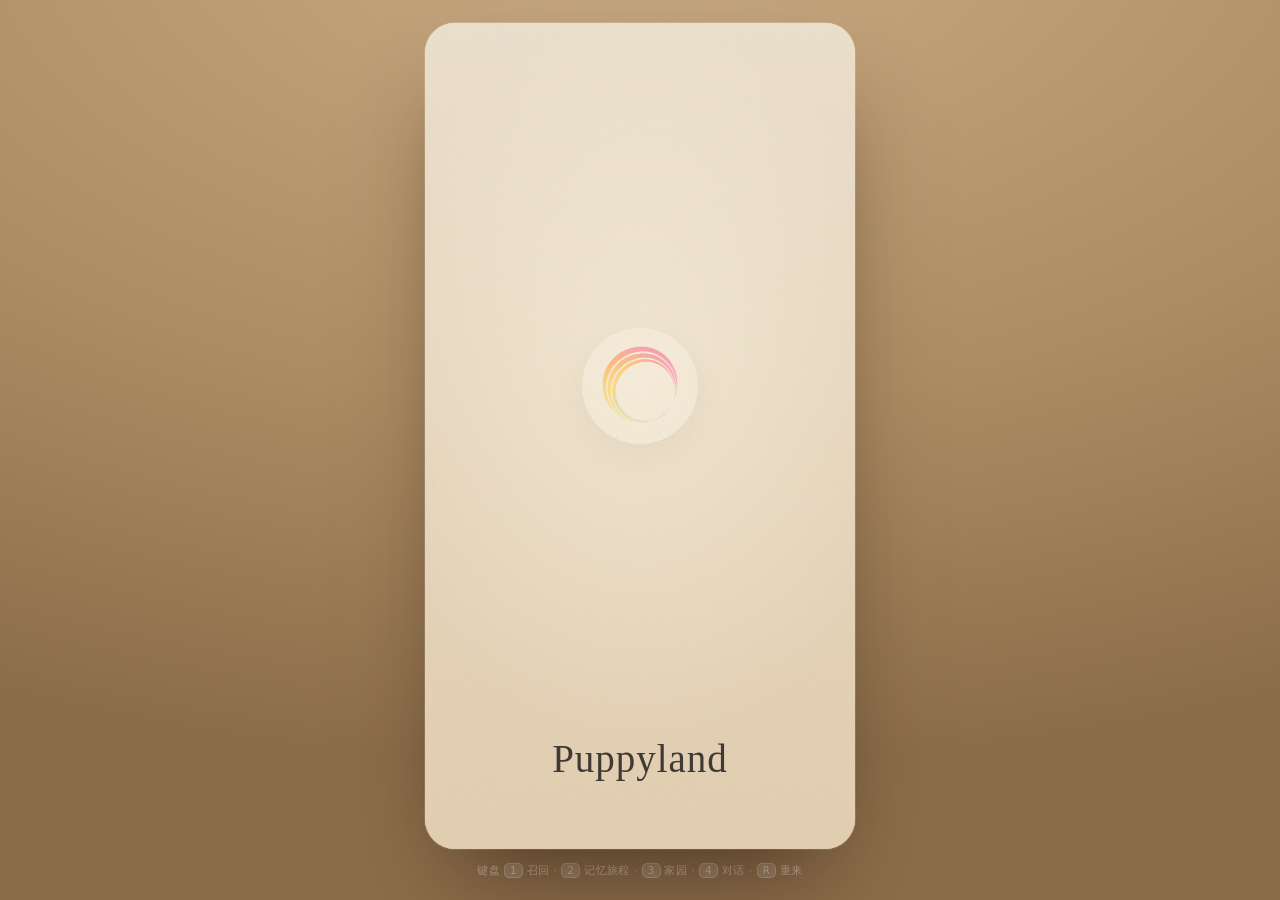
<file: prototype/index.html>
<!doctype html>
<html lang="zh-CN">
<head>
<meta charset="utf-8">
<meta name="viewport" content="width=device-width, initial-scale=1, viewport-fit=cover">
<title>Puppyland</title>
<link rel="preconnect" href="https://fonts.googleapis.com">
<link rel="preconnect" href="https://fonts.gstatic.com" crossorigin>
<link rel="stylesheet" href="https://cdn.bootcdn.net/ajax/libs/font-awesome/6.5.0/css/all.min.css">
<link rel="stylesheet" href="https://cdn.bootcdn.net/ajax/libs/normalize/8.0.1/normalize.min.css">
<link rel="stylesheet" href="https://fonts.googleapis.cn/css2?family=Noto+Sans+SC:wght@300;400;500&family=Noto+Serif+SC:wght@300;400;500&family=Nunito:wght@400;600&family=Schoolbell&display=swap" crossorigin>
<link rel="stylesheet" href="style.css">
</head>
<body>

<svg class="svg-defs" aria-hidden="true" focusable="false">
  <symbol id="paw" viewBox="0 0 26 26">
    <ellipse cx="6.2" cy="9.4" rx="2.7" ry="3.5" transform="rotate(-20 6.2 9.4)"/>
    <ellipse cx="11.6" cy="6.4" rx="2.8" ry="3.7"/>
    <ellipse cx="17.2" cy="7.0" rx="2.8" ry="3.7" transform="rotate(14 17.2 7)"/>
    <ellipse cx="21.6" cy="11.6" rx="2.5" ry="3.2" transform="rotate(30 21.6 11.6)"/>
    <path d="M13.6 12.4c4.3 0 7.3 2.6 7.3 5.8 0 3-2.6 4.6-5.2 4.6-1.5 0-2.2-.5-3.3-.5-1.1 0-1.8.5-3.3.5-2.6 0-5.2-1.6-5.2-4.6 0-3.2 3-5.8 7.3-5.8Z"/>
  </symbol>
  <symbol id="play" viewBox="0 0 24 24"><path d="M9 6.6c0-.9 1-1.4 1.7-.9l7.2 4.9a1.1 1.1 0 0 1 0 1.8l-7.2 4.9c-.7.5-1.7 0-1.7-.9V6.6Z"/></symbol>
  <symbol id="send" viewBox="0 0 24 24"><path d="M4.3 11.2 18.6 5.1c.9-.4 1.8.5 1.4 1.4l-6.1 14.3c-.4 1-1.8.9-2.1-.1l-1.6-5.3-5.3-1.6c-1-.3-1.1-1.7-.1-2.1Z"/></symbol>
  <symbol id="camera" viewBox="0 0 24 24"><path d="M9.2 4.5h5.6l1.1 2h2.6a2 2 0 0 1 2 2v8.8a2 2 0 0 1-2 2H5.5a2 2 0 0 1-2-2V8.5a2 2 0 0 1 2-2h2.6l1.1-2Z" fill="none" stroke="currentColor" stroke-width="1.6" stroke-linejoin="round"/><circle cx="12" cy="12.8" r="3.4" fill="none" stroke="currentColor" stroke-width="1.6"/></symbol>
</svg>

<div id="app">
  <div class="stage" id="stage">
    <div class="grain" aria-hidden="true"></div>
    <div class="vignette" aria-hidden="true"></div>

    <!-- ── 品牌开屏 ─────────────────────────────────── -->
    <section class="scene splash-screen" data-scene="splash" aria-label="Puppyland 开屏">
      <div class="splash-center" aria-hidden="true">
        <img src="assets/puppyland-mark.png" alt="">
      </div>
      <div class="splash-brand" aria-label="Puppyland">
        <span>Puppyland</span>
      </div>
    </section>

    <!-- ── 第二阶段：连续叙事式记忆旅程 ───────────────── -->
    <section class="scene journey-page" data-scene="journey" aria-label="记忆旅程">
      <div class="journey-world" id="journeyWorld">
        <div class="journey-sky"></div>
        <div class="journey-mountains"></div>
        <div class="journey-ground"></div>
        <div class="journey-road"></div>
        <div class="journey-bridge" aria-hidden="true"><span></span></div>
        <div class="journey-particles" id="journeyParticles"></div>
        <div class="journey-ripples" aria-hidden="true"></div>
        <div class="pet-slot journey-pet" id="journeyPet">
          <img class="pet" src="assets/pet-idle.webp" alt="正在找回自己的小狗">
        </div>
        <video class="journey-group-video" id="journeyGroupVideo" src="assets/puppy-group-bridge.mp4" muted playsinline preload="auto" aria-label="小狗们一起走过彩虹桥"></video>
      </div>
      <div class="journey-progress" id="journeyProgress" aria-label="记忆旅程足迹"></div>
      <div class="journey-card" id="journeyCard">
        <p class="journey-kicker" id="journeyKicker">召回 TA</p>
        <h2 class="journey-title" id="journeyTitle">我好像……记不清自己原来的样子了</h2>
        <p class="journey-copy" id="journeyCopy">你可以帮我想起来吗？</p>
        <div class="journey-voice-example" id="journeyVoiceExample" hidden aria-live="polite"></div>
        <div class="journey-creator" id="journeyCreator">
          <button class="journey-voice" id="journeyVoice" type="button" aria-label="按住爪子，说说你记忆里的 TA 吧">
            <svg viewBox="0 0 26 26"><use href="#paw"></use></svg>
          </button>
          <span class="journey-voice-label" id="journeyVoiceLabel">按住爪子，说说你记忆里的 TA 吧</span>
          <div class="journey-voice-hint" id="journeyVoiceHint" hidden><span class="journey-voice-quote" id="journeyVoiceQuote"></span></div>
        </div>
        <div class="journey-confirm" id="journeyConfirm" hidden>
          <div class="journey-confirm-tools">
            <label class="journey-add-photo" aria-label="补充照片，让小狗更像记忆里的样子">
              <input id="journeyRegeneratePhoto" type="file" accept="image/*">
              <svg viewBox="0 0 24 24" aria-hidden="true"><use href="#camera"></use></svg>
              <span>补充照片</span>
            </label>
          </div>
          <div class="journey-confirm-actions">
            <button class="ghost-btn journey-reset-btn" id="journeyResetBtn" type="button" aria-label="重来，从最开始再来一次">重来</button>
            <button class="ghost-btn journey-confirm-btn" id="journeyConfirmBtn" type="button">跳过</button>
          </div>
        </div>
      </div>
    </section>

    <!-- ── 从狗狗社区进入属于 TA 的家 ────────────────── -->
    <section class="scene neighborhood-scene" data-scene="weave" aria-label="寻找属于小狗的家">
      <div class="neighborhood-camera" aria-hidden="true">
        <div class="neighborhood-map">
          <img src="assets/puppy-neighborhood.jpg" alt="">
          <i class="neighbor-light light-one"></i>
          <i class="neighbor-light light-two"></i>
          <i class="neighbor-light light-three"></i>
          <div class="chosen-home">
            <span class="chosen-halo"></span>
            <svg viewBox="0 0 26 26"><use href="#paw"></use></svg>
          </div>
        </div>
        <div class="neighborhood-wash"></div>
        <div class="neighborhood-closeup"></div>
      </div>
      <div class="dock">
        <p class="narration serif" id="nWeave"></p>
      </div>
    </section>

    <!-- ── 第三阶段：家园入口 ─────────────────────────── -->
    <section class="scene home-hub" data-scene="home" aria-label="小狗的家">
      <div class="home-art" aria-hidden="true"></div>
      <div class="home-night" aria-hidden="true"></div>
      <button class="home-reset" id="homeReset" type="button" aria-label="重来，从最开始再来一次">重来</button>
      <button class="home-hotspot home-lamp" id="homeLamp" type="button" aria-label="关灯，让小狗休息"></button>
      <button class="home-hotspot home-mailbox" id="homeMailbox" type="button" aria-label="打开信箱，阅读今天的来信"></button>
      <button class="home-hotspot home-bowl" id="homeBowl" type="button" aria-label="点击饭盆"></button>
      <button class="home-hotspot home-pet" id="homePet" type="button" aria-label="和小狗说说话"></button>
      <p class="home-bubble" id="homeNote" role="status" aria-live="polite"></p>
    </section>

    <!-- ── 读信子页面 ───────────────────────────────── -->
    <section class="scene letter-page" data-scene="letter" aria-label="今天的来信">
      <section class="letter-sheet" id="letterSheet" aria-labelledby="letterTitle" hidden>
        <button class="letter-close" id="letterClose" type="button" aria-label="回到家">×</button>
        <div class="letter-reading">
          <p class="letter-date" id="letterDate"></p>
          <h2 id="letterTitle">今天的信</h2>
          <div class="letter-body" id="letterBody"></div>
          <p class="letter-sign" id="letterSign"></p>
        </div>
      </section>
    </section>

    <!-- ── Companion：小狗对话 ───────────────────────── -->
    <section class="scene companion" data-scene="companion" aria-label="家园">
      <header class="c-head">
        <span class="c-name" id="cName">家</span>
        <span class="c-sub" id="cSub">灯还亮着</span>
        <button class="home-back" id="homeBack" type="button" aria-label="回到小狗的家">
          <span class="home-back-roof"></span><span class="home-back-wall"></span>
        </button>
      </header>
      <div class="thread" id="thread" role="log" aria-live="polite"></div>
      <div class="pet-slot companion-pet" id="petC"><img class="pet" src="assets/pet-idle.webp" alt="小狗陪在身边"></div>
      <form class="composer" id="composer" autocomplete="off">
        <input class="c-input" id="cInput" type="text" placeholder="说点什么…" aria-label="说点什么">
        <button class="icon-btn continue" id="btnContinue" type="button" aria-label="继续，让故事往下走">
          <svg viewBox="0 0 24 24"><use href="#play"></use></svg>
        </button>
        <button class="icon-btn send" id="btnSend" type="submit" aria-label="发送">
          <svg viewBox="0 0 24 24"><use href="#send"></use></svg>
        </button>
      </form>
    </section>

    <!-- 通用：语音录制浮层 -->
    <div class="rec-overlay" id="recOverlay" hidden>
      <div class="rec-card">
        <div class="wave" id="wave" aria-hidden="true"></div>
        <p class="rec-pause" id="recPause" aria-live="polite"></p>
        <p class="rec-tip" id="recTip">松开结束</p>
      </div>
    </div>
  </div>

  <p class="stage-note">键盘 <kbd>1</kbd> 召回 · <kbd>2</kbd> 记忆旅程 · <kbd>3</kbd> 家园 · <kbd>4</kbd> 对话 · <kbd>R</kbd> 重来</p>
</div>

<!--
  后端地址优先级：
    1. 显式设置 window.MEMORY_HOME_API（部署时通过构建/Caddy/反代注入）
    2. 与前端同源的 /api/v1（推荐用 Caddy/nginx 反代，避免 CORS 与 PNA）
    3. 仅本地开发兜底用 http://localhost:8001/api/v1
-->
<script>window.MEMORY_HOME_API = window.MEMORY_HOME_API || ((location.protocol === 'https:' || location.hostname !== 'localhost' && location.hostname !== '127.0.0.1') ? '/api/v1' : 'http://localhost:8001/api/v1');</script>
<script src="app.js"></script>
</body>
</html>
</file>
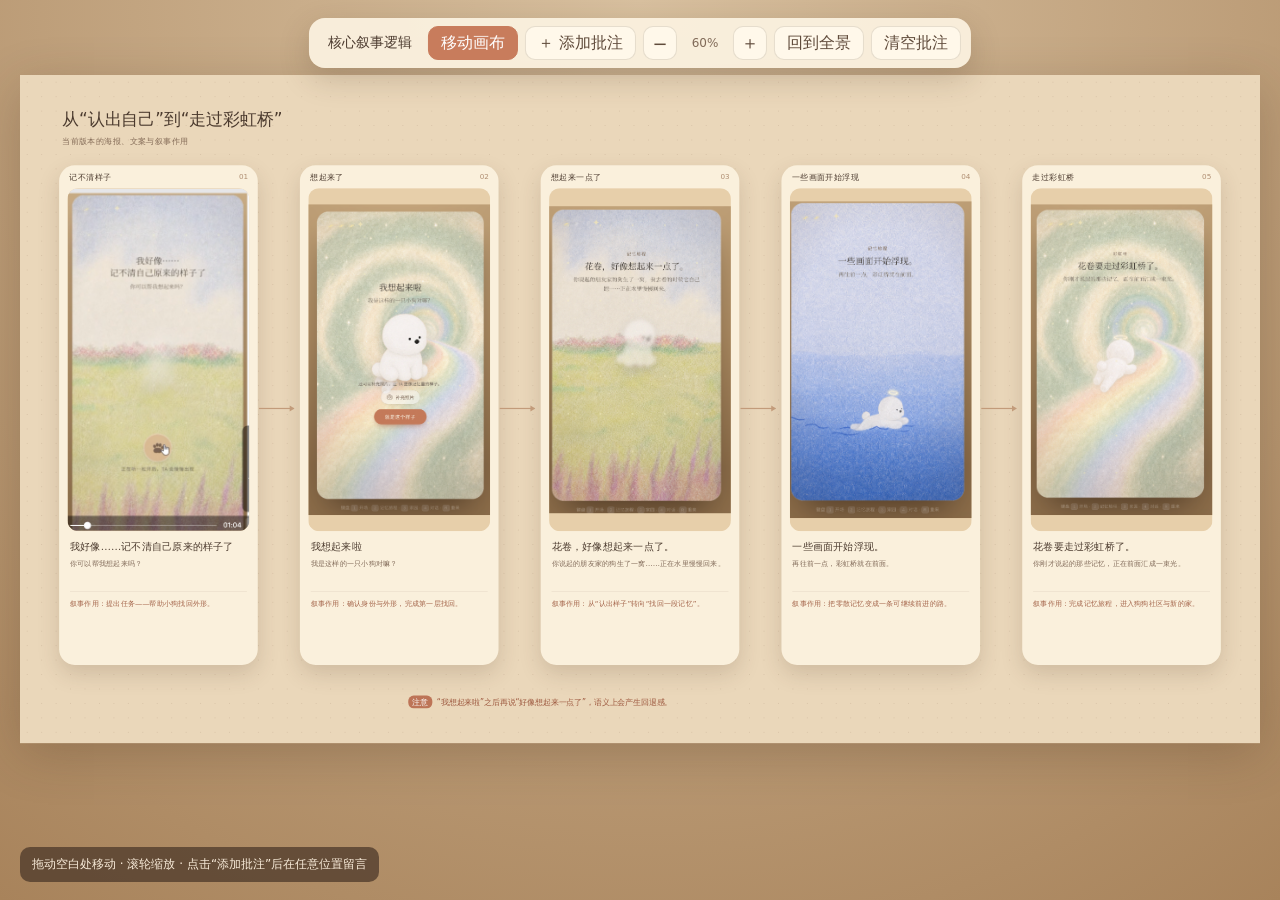
<file: prototype/narrative-logic-canvas.html>
<!doctype html>
<html lang="zh-CN">
<head>
<meta charset="utf-8"><meta name="viewport" content="width=device-width,initial-scale=1">
<title>Puppyland 叙事逻辑画布</title>
<style>
*{box-sizing:border-box}html,body{width:100%;height:100%;margin:0;overflow:hidden;font-family:"PingFang SC",system-ui,sans-serif;color:#4b3a2e;background:#b4946e}button,textarea{font:inherit}
.shell{position:relative;width:100%;height:100%;overflow:hidden;background:radial-gradient(circle at 50% 0,#d8c09f,#a8835b)}
.tools{position:absolute;z-index:30;left:50%;top:18px;transform:translateX(-50%);display:flex;align-items:center;gap:7px;padding:8px 10px;border-radius:16px;background:rgba(251,242,224,.94);box-shadow:0 10px 30px rgba(71,48,29,.22);white-space:nowrap}
.tools strong{padding:0 9px;font-size:14px;font-weight:500}.tools button{height:34px;padding:0 12px;border:1px solid rgba(91,66,45,.15);border-radius:10px;color:#604b3b;background:#fff8ea;cursor:pointer}.tools button[aria-pressed="true"]{color:#fff;background:#c87c5c;border-color:#c87c5c}.tools .icon{width:34px;padding:0;font-size:18px}.zoom{min-width:42px;text-align:center;font-size:12px;color:#806a58}
.viewport{position:absolute;inset:0;overflow:hidden;cursor:grab;touch-action:none}.viewport.dragging{cursor:grabbing}
.board{position:absolute;left:0;top:0;width:2060px;height:1110px;transform-origin:0 0;background:#ead7ba;background-image:radial-gradient(rgba(111,82,57,.14) 1px,transparent 1px);background-size:24px 24px;box-shadow:0 20px 80px rgba(60,39,22,.24)}
.heading{position:absolute;left:70px;top:55px}.heading h1{margin:0 0 8px;font-size:28px;font-weight:500}.heading p{margin:0;color:#846b57;font-size:14px}
.stage{position:absolute;top:150px;width:330px;height:830px;padding:38px 14px 18px;border-radius:26px;background:#faf0dc;box-shadow:0 15px 36px rgba(76,52,34,.17)}
.stage h2{position:absolute;left:17px;top:11px;margin:0;font-size:14px;font-weight:500}.stage .num{position:absolute;right:16px;top:12px;color:#b08f73;font-size:12px}.stage img{display:block;width:302px;height:570px;object-fit:contain;border-radius:18px;background:#e7cfaa}
.copy{padding:14px 4px 0}.copy .main{margin:0 0 7px;font-family:"Songti SC",serif;font-size:17px}.copy .sub{min-height:44px;margin:0 0 12px;color:#806958;font-size:12px;line-height:1.55}.role{padding-top:10px;border-top:1px solid rgba(115,83,58,.14);color:#a36349;font-size:12px;line-height:1.5}.role b{font-weight:500}
.p1{left:65px}.p2{left:465px}.p3{left:865px}.p4{left:1265px}.p5{left:1665px}
.arrow{position:absolute;top:553px;width:58px;height:2px;background:#c29b7a}.arrow::after{content:"";position:absolute;right:-1px;top:-4px;border-left:8px solid #c29b7a;border-top:5px solid transparent;border-bottom:5px solid transparent}.a1{left:397px}.a2{left:797px}.a3{left:1197px}.a4{left:1597px}
.issue{position:absolute;left:504px;top:1020px;width:720px;text-align:center;color:#9d583f;font-size:13px}.issue::before{content:"注意";margin-right:8px;padding:3px 7px;border-radius:9px;color:#fff;background:#bd7457}
.annotations{position:absolute;inset:0;z-index:15;pointer-events:none}.board.note-mode .annotations{pointer-events:auto;cursor:crosshair}.note{position:absolute;width:215px;min-height:135px;padding:35px 12px 12px;border-radius:5px;background:#fff2a8;box-shadow:0 9px 20px rgba(76,52,34,.2);pointer-events:auto}.note-head{position:absolute;left:0;right:0;top:0;height:30px;padding:7px 10px;color:#98755b;font-size:11px;cursor:grab}.note textarea{display:block;width:100%;min-height:84px;resize:vertical;border:0;outline:0;color:#553f31;background:transparent;line-height:1.55}.delete{position:absolute;right:5px;top:4px;width:25px;height:25px;border:0;border-radius:50%;color:#8a6651;background:transparent;cursor:pointer}.tip{position:absolute;z-index:25;left:20px;bottom:18px;margin:0;padding:9px 12px;border-radius:10px;color:#f9ecda;background:rgba(72,53,39,.72);font-size:12px;pointer-events:none}
@media(max-width:720px){.tools{left:12px;right:12px;transform:none;overflow:auto}.tools strong{display:none}.tip{display:none}}
</style>
</head>
<body><main class="shell"><nav class="tools" aria-label="画布工具"><strong>核心叙事逻辑</strong><button id="move" aria-pressed="true">移动画布</button><button id="add" aria-pressed="false">＋ 添加批注</button><button class="icon" id="minus">−</button><span class="zoom" id="zoom">50%</span><button class="icon" id="plus">＋</button><button id="reset">回到全景</button><button id="clear">清空批注</button></nav>
<div class="viewport" id="viewport"><div class="board" id="board"><header class="heading"><h1>从“认出自己”到“走过彩虹桥”</h1><p>当前版本的海报、文案与叙事作用</p></header>
<article class="stage p1"><h2>记不清样子</h2><span class="num">01</span><img src="assets/review-shots/04-recall.png" alt="记不清样子"><div class="copy"><p class="main">我好像……记不清自己原来的样子了</p><p class="sub">你可以帮我想起来吗？</p><p class="role"><b>叙事作用：</b>提出任务——帮助小狗找回外形。</p></div></article>
<article class="stage p2"><h2>想起来了</h2><span class="num">02</span><img src="assets/review-shots/05-confirm.png" alt="想起来了"><div class="copy"><p class="main">我想起来啦</p><p class="sub">我是这样的一只小狗对嘛？</p><p class="role"><b>叙事作用：</b>确认身份与外形，完成第一层找回。</p></div></article>
<article class="stage p3"><h2>想起来一点了</h2><span class="num">03</span><img src="assets/review-shots/06-memory.png" alt="想起来一点了"><div class="copy"><p class="main">花卷，好像想起来一点了。</p><p class="sub">你说起的朋友家的狗生了一窝……正在水里慢慢回来。</p><p class="role"><b>叙事作用：</b>从“认出样子”转向“找回一段记忆”。</p></div></article>
<article class="stage p4"><h2>一些画面开始浮现</h2><span class="num">04</span><img src="assets/review-shots/07-swim.png" alt="一些画面开始浮现"><div class="copy"><p class="main">一些画面开始浮现。</p><p class="sub">再往前一点，彩虹桥就在前面。</p><p class="role"><b>叙事作用：</b>把零散记忆变成一条可继续前进的路。</p></div></article>
<article class="stage p5"><h2>走过彩虹桥</h2><span class="num">05</span><img src="assets/review-shots/08-bridge.png" alt="走过彩虹桥"><div class="copy"><p class="main">花卷要走过彩虹桥了。</p><p class="sub">你刚才说起的那些记忆，正在前面汇成一束光。</p><p class="role"><b>叙事作用：</b>完成记忆旅程，进入狗狗社区与新的家。</p></div></article>
<i class="arrow a1"></i><i class="arrow a2"></i><i class="arrow a3"></i><i class="arrow a4"></i><p class="issue">“我想起来啦”之后再说“好像想起来一点了”，语义上会产生回退感。</p><div class="annotations" id="annotations"></div></div></div><p class="tip">拖动空白处移动 · 滚轮缩放 · 点击“添加批注”后在任意位置留言</p></main>
<script>(function(){var v=document.getElementById('viewport'),b=document.getElementById('board'),l=document.getElementById('annotations'),z=document.getElementById('zoom'),move=document.getElementById('move'),add=document.getElementById('add');var s={x:20,y:75,scale:.5,tool:'move',notes:[]},drag=null;try{s.notes=JSON.parse(localStorage.getItem('puppyland.logic.notes')||'[]')}catch(e){}function apply(){b.style.transform='translate('+s.x+'px,'+s.y+'px) scale('+s.scale+')';z.textContent=Math.round(s.scale*100)+'%'}function save(){localStorage.setItem('puppyland.logic.notes',JSON.stringify(s.notes))}function tool(t){s.tool=t;b.classList.toggle('note-mode',t==='note');move.setAttribute('aria-pressed',t==='move');add.setAttribute('aria-pressed',t==='note')}function render(){l.innerHTML='';s.notes.forEach(function(n){var e=document.createElement('section');e.className='note';e.dataset.id=n.id;e.style.left=n.x+'px';e.style.top=n.y+'px';e.innerHTML='<div class="note-head">拖动批注</div><button class="delete">×</button><textarea placeholder="写下修改意见……"></textarea>';var a=e.querySelector('textarea');a.value=n.text||'';a.oninput=function(){n.text=a.value;save()};e.querySelector('.delete').onclick=function(ev){ev.stopPropagation();s.notes=s.notes.filter(function(x){return x.id!==n.id});save();render()};e.querySelector('.note-head').onpointerdown=function(ev){ev.stopPropagation();drag={kind:'note',id:n.id,sx:ev.clientX,sy:ev.clientY,x:n.x,y:n.y}};l.appendChild(e)})}function point(e){var r=v.getBoundingClientRect();return{x:(e.clientX-r.left-s.x)/s.scale,y:(e.clientY-r.top-s.y)/s.scale}}l.onpointerdown=function(e){if(s.tool!=='note'||e.target!==l)return;var p=point(e),n={id:Date.now(),x:p.x-20,y:p.y-20,text:''};s.notes.push(n);save();render();l.querySelector('[data-id="'+n.id+'"] textarea').focus()};v.onpointerdown=function(e){if(s.tool!=='move'||e.target.closest('.note'))return;drag={kind:'board',sx:e.clientX,sy:e.clientY,x:s.x,y:s.y};v.classList.add('dragging')};window.onpointermove=function(e){if(!drag)return;if(drag.kind==='board'){s.x=drag.x+e.clientX-drag.sx;s.y=drag.y+e.clientY-drag.sy;apply()}else{var n=s.notes.find(function(x){return x.id===drag.id});if(n){n.x=drag.x+(e.clientX-drag.sx)/s.scale;n.y=drag.y+(e.clientY-drag.sy)/s.scale;render()}}};window.onpointerup=function(){if(drag&&drag.kind==='note')save();drag=null;v.classList.remove('dragging')};function zoom(n,cx,cy){var old=s.scale;n=Math.max(.3,Math.min(1.2,n));var px=(cx-s.x)/old,py=(cy-s.y)/old;s.scale=n;s.x=cx-px*n;s.y=cy-py*n;apply()}v.onwheel=function(e){e.preventDefault();zoom(s.scale*(e.deltaY>0?.9:1.1),e.clientX,e.clientY)};move.onclick=function(){tool('move')};add.onclick=function(){tool('note')};document.getElementById('plus').onclick=function(){zoom(s.scale*1.15,v.clientWidth/2,v.clientHeight/2)};document.getElementById('minus').onclick=function(){zoom(s.scale*.87,v.clientWidth/2,v.clientHeight/2)};document.getElementById('reset').onclick=function(){s.x=20;s.y=75;s.scale=Math.min(.62,(v.clientWidth-40)/2060);apply()};document.getElementById('clear').onclick=function(){if(!s.notes.length||confirm('确定清空全部批注吗？')){s.notes=[];save();render()}};s.scale=Math.min(.62,(v.clientWidth-40)/2060);apply();render();tool('move')})();</script></body></html>
</file>
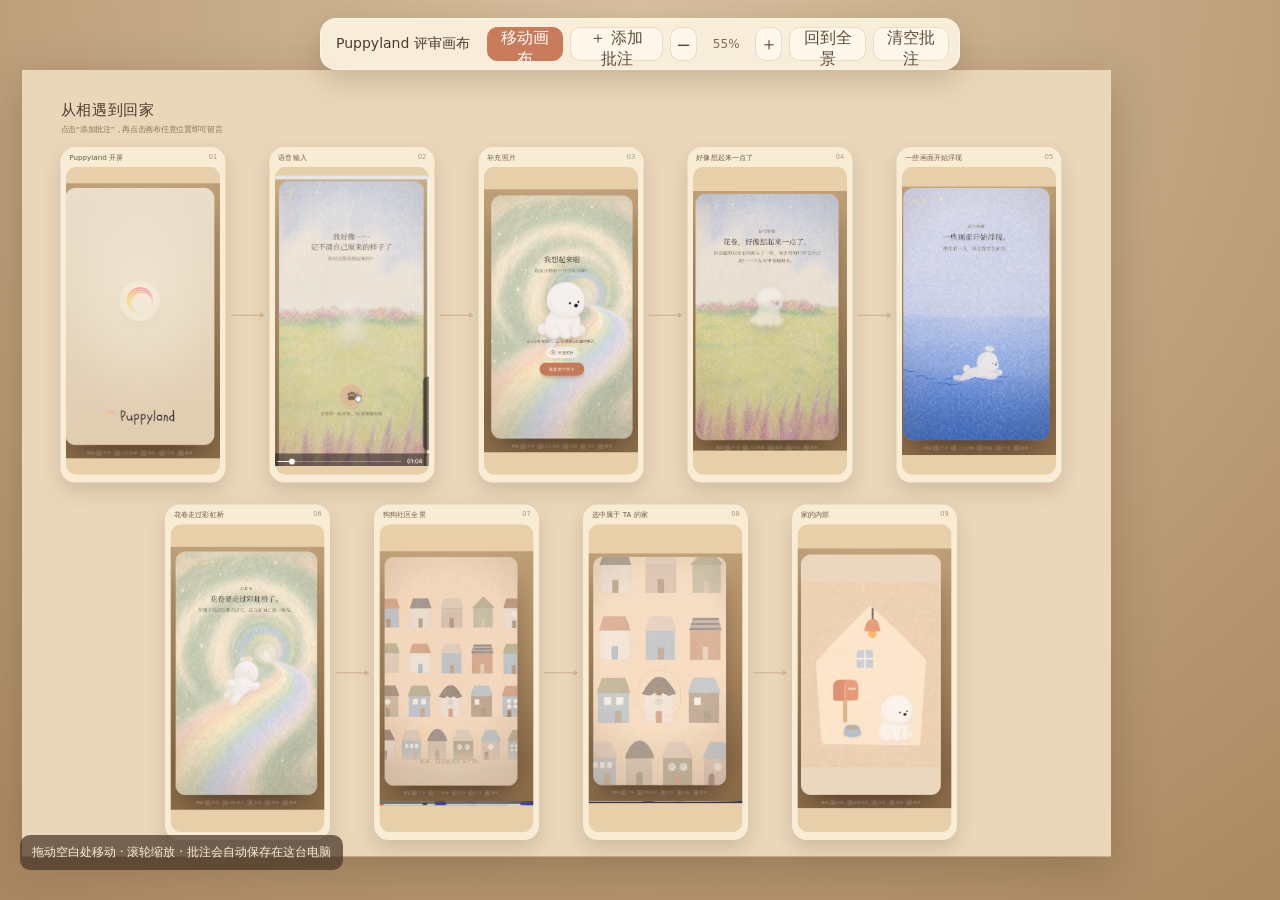
<file: prototype/review-canvas.html>
<!doctype html>
<html lang="zh-CN">
<head>
<meta charset="utf-8">
<meta name="viewport" content="width=device-width,initial-scale=1">
<title>Puppyland 批注画布</title>
<style>
  :root{font-family:"PingFang SC","Noto Sans SC",system-ui,sans-serif;color:#4b3a2e;background:#b99b76}
  *{box-sizing:border-box}
  html,body{width:100%;height:100%;margin:0;overflow:hidden}
  button,textarea{font:inherit}
  .review-shell{position:relative;width:100%;height:100%;overflow:hidden;background:radial-gradient(circle at 50% 0,#d8c09f,#aa8861)}
  .review-toolbar{position:absolute;z-index:30;left:50%;top:18px;transform:translateX(-50%);display:flex;align-items:center;gap:7px;padding:8px 10px;border:1px solid rgba(255,255,255,.4);border-radius:16px;background:rgba(251,242,224,.92);box-shadow:0 10px 30px rgba(71,48,29,.22);backdrop-filter:blur(16px)}
  .review-title{padding:0 10px 0 5px;font-size:14px;font-weight:500;white-space:nowrap}
  .review-toolbar button{height:34px;padding:0 12px;border:1px solid rgba(91,66,45,.15);border-radius:10px;color:#604b3b;background:#fff8ea;cursor:pointer}
  .review-toolbar button[aria-pressed="true"]{color:#fff;background:#c87c5c;border-color:#c87c5c}
  .review-toolbar .icon{width:34px;padding:0;font-size:18px}
  .zoom-label{min-width:44px;text-align:center;font-size:12px;color:#806a58}
  .review-viewport{position:absolute;inset:0;overflow:hidden;cursor:grab;touch-action:none}
  .review-viewport.is-panning{cursor:grabbing}
  .review-board{position:absolute;left:0;top:0;width:1980px;height:1430px;transform-origin:0 0;background-color:#ead7ba;background-image:radial-gradient(rgba(111,82,57,.14) 1px,transparent 1px);background-size:24px 24px;box-shadow:0 20px 80px rgba(60,39,22,.24)}
  .board-heading{position:absolute;left:70px;top:54px}
  .board-heading h1{margin:0 0 7px;font-size:28px;font-weight:500;letter-spacing:.02em}
  .board-heading p{margin:0;color:#8b725e;font-size:14px}
  .screen-card{position:absolute;width:300px;height:610px;padding:36px 10px 10px;border-radius:27px;background:#f8ecd5;box-shadow:0 16px 35px rgba(76,52,34,.17)}
  .screen-card h2{position:absolute;top:10px;left:16px;margin:0;font-size:13px;font-weight:500;color:#705846}
  .screen-card img{display:block;width:280px;height:560px;border:0;border-radius:20px;background:#e7cfaa;object-fit:contain;pointer-events:none}
  .screen-card::after{content:attr(data-step);position:absolute;right:15px;top:10px;color:#b39579;font-size:12px}
  .s1{left:70px;top:140px}.s2{left:450px;top:140px}.s3{left:830px;top:140px}.s4{left:1210px;top:140px}.s5{left:1590px;top:140px}
  .s6{left:260px;top:790px}.s7{left:640px;top:790px}.s8{left:1020px;top:790px}.s9{left:1400px;top:790px}
  .flow-arrow{position:absolute;height:2px;background:#c5a283;transform-origin:left center;opacity:.75}
  .flow-arrow::after{content:"";position:absolute;right:-1px;top:-4px;border-left:8px solid #c5a283;border-top:5px solid transparent;border-bottom:5px solid transparent}
  .a1{left:380px;top:445px;width:60px}.a2{left:760px;top:445px;width:60px}.a3{left:1140px;top:445px;width:60px}.a4{left:1520px;top:445px;width:60px}
  .a6{left:570px;top:1095px;width:60px}.a7{left:950px;top:1095px;width:60px}.a8{left:1330px;top:1095px;width:60px}
  .annotation-layer{position:absolute;inset:0;z-index:15;pointer-events:none}
  .review-board.note-mode .annotation-layer{pointer-events:auto;cursor:crosshair}
  .note{position:absolute;width:210px;min-height:132px;padding:35px 12px 12px;border:1px solid rgba(138,88,56,.22);border-radius:5px;background:#fff2a8;box-shadow:0 9px 20px rgba(76,52,34,.2);transform:rotate(-1deg);pointer-events:auto;cursor:default}
  .note:nth-child(even){background:#f8cfc0;transform:rotate(1.2deg)}
  .note-handle{position:absolute;left:0;right:0;top:0;height:30px;padding:7px 10px;color:#9a7658;font-size:11px;cursor:grab;user-select:none}
  .note textarea{display:block;width:100%;min-height:82px;resize:vertical;border:0;outline:0;color:#553f31;background:transparent;line-height:1.55}
  .note-delete{position:absolute;right:5px;top:4px;width:25px;height:25px;border:0;border-radius:50%;color:#8a6651;background:transparent;cursor:pointer}
  .canvas-tip{position:absolute;z-index:25;left:20px;bottom:18px;padding:9px 12px;border-radius:10px;color:#f9ecda;background:rgba(72,53,39,.72);font-size:12px;pointer-events:none}
  @media(max-width:720px){.review-toolbar{left:12px;right:12px;transform:none;overflow-x:auto}.review-title{display:none}.review-toolbar button{white-space:nowrap}.canvas-tip{display:none}}
</style>
</head>
<body>
<main class="review-shell">
  <nav class="review-toolbar" aria-label="画布工具">
    <span class="review-title">Puppyland 评审画布</span>
    <button id="moveTool" type="button" aria-pressed="true">移动画布</button>
    <button id="noteTool" type="button" aria-pressed="false">＋ 添加批注</button>
    <button class="icon" id="zoomOut" type="button" aria-label="缩小">−</button>
    <span class="zoom-label" id="zoomLabel">55%</span>
    <button class="icon" id="zoomIn" type="button" aria-label="放大">＋</button>
    <button id="resetView" type="button">回到全景</button>
    <button id="clearNotes" type="button">清空批注</button>
  </nav>
  <div class="review-viewport" id="viewport">
    <div class="review-board" id="board">
      <header class="board-heading"><h1>从相遇到回家</h1><p>点击“添加批注”，再点击画布任意位置即可留言</p></header>
      <article class="screen-card s1" data-step="01"><h2>Puppyland 开屏</h2><img alt="Puppyland 开屏" src="assets/review-shots/01-splash.png"></article>
      <article class="screen-card s2" data-step="02"><h2>语音输入</h2><img alt="语音输入" src="assets/review-shots/04-recall.png"></article>
      <article class="screen-card s3" data-step="03"><h2>补充照片</h2><img alt="补充照片" src="assets/review-shots/05-confirm.png"></article>
      <article class="screen-card s4" data-step="04"><h2>好像想起来一点了</h2><img alt="好像想起来一点了" src="assets/review-shots/06-memory.png"></article>
      <article class="screen-card s5" data-step="05"><h2>一些画面开始浮现</h2><img alt="一些画面开始浮现" src="assets/review-shots/07-swim.png"></article>
      <article class="screen-card s6" data-step="06"><h2>花卷走过彩虹桥</h2><img alt="花卷走过彩虹桥" src="assets/review-shots/08-bridge.png"></article>
      <article class="screen-card s7" data-step="07"><h2>狗狗社区全景</h2><img alt="狗狗社区全景" src="assets/review-shots/09-neighborhood.png"></article>
      <article class="screen-card s8" data-step="08"><h2>选中属于 TA 的家</h2><img alt="选中属于 TA 的家" src="assets/review-shots/10-home-choice.png"></article>
      <article class="screen-card s9" data-step="09"><h2>家的内部</h2><img alt="家的内部" src="assets/review-shots/11-home.png"></article>
      <i class="flow-arrow a1"></i><i class="flow-arrow a2"></i><i class="flow-arrow a3"></i><i class="flow-arrow a4"></i>
      <i class="flow-arrow a6"></i><i class="flow-arrow a7"></i><i class="flow-arrow a8"></i>
      <div class="annotation-layer" id="annotationLayer" aria-label="批注区域"></div>
    </div>
  </div>
  <p class="canvas-tip">拖动空白处移动 · 滚轮缩放 · 批注会自动保存在这台电脑</p>
</main>
<script>
(function(){
  var viewport=document.getElementById('viewport'),board=document.getElementById('board'),layer=document.getElementById('annotationLayer');
  var moveTool=document.getElementById('moveTool'),noteTool=document.getElementById('noteTool'),zoomLabel=document.getElementById('zoomLabel');
  var state={x:22,y:70,scale:.55,tool:'move'},drag=null,notes=[];
  try{state.notes=JSON.parse(localStorage.getItem('puppyland.review.notes')||'[]');}catch(e){state.notes=[];}
  function apply(){board.style.transform='translate('+state.x+'px,'+state.y+'px) scale('+state.scale+')';zoomLabel.textContent=Math.round(state.scale*100)+'%';}
  function save(){localStorage.setItem('puppyland.review.notes',JSON.stringify(state.notes));}
  function setTool(tool){state.tool=tool;board.classList.toggle('note-mode',tool==='note');moveTool.setAttribute('aria-pressed',tool==='move');noteTool.setAttribute('aria-pressed',tool==='note');}
  function renderNotes(){
    layer.innerHTML='';
    state.notes.forEach(function(data){
      var note=document.createElement('section');note.className='note';note.style.left=data.x+'px';note.style.top=data.y+'px';note.dataset.id=data.id;
      note.innerHTML='<div class="note-handle">拖动批注</div><button class="note-delete" type="button" aria-label="删除批注">×</button><textarea aria-label="批注内容" placeholder="写下你的意见……"></textarea>';
      var area=note.querySelector('textarea');area.value=data.text||'';
      area.addEventListener('input',function(){data.text=area.value;save();});
      note.querySelector('.note-delete').addEventListener('click',function(e){e.stopPropagation();state.notes=state.notes.filter(function(n){return n.id!==data.id;});save();renderNotes();});
      note.querySelector('.note-handle').addEventListener('pointerdown',function(e){e.stopPropagation();drag={kind:'note',id:data.id,startX:e.clientX,startY:e.clientY,x:data.x,y:data.y};e.currentTarget.setPointerCapture(e.pointerId);});
      layer.appendChild(note);
    });
  }
  function boardPoint(e){var rect=viewport.getBoundingClientRect();return{x:(e.clientX-rect.left-state.x)/state.scale,y:(e.clientY-rect.top-state.y)/state.scale};}
  layer.addEventListener('pointerdown',function(e){
    if(state.tool!=='note'||e.target!==layer)return;
    var p=boardPoint(e),note={id:Date.now(),x:Math.max(0,p.x-25),y:Math.max(0,p.y-25),text:''};state.notes.push(note);save();renderNotes();
    var created=layer.querySelector('[data-id="'+note.id+'"] textarea');if(created)created.focus();
  });
  viewport.addEventListener('pointerdown',function(e){if(state.tool!=='move'||e.target.closest('.note')||e.target.closest('.review-toolbar'))return;drag={kind:'board',startX:e.clientX,startY:e.clientY,x:state.x,y:state.y};viewport.classList.add('is-panning');viewport.setPointerCapture(e.pointerId);});
  window.addEventListener('pointermove',function(e){if(!drag)return;if(drag.kind==='board'){state.x=drag.x+e.clientX-drag.startX;state.y=drag.y+e.clientY-drag.startY;apply();}else{var n=state.notes.find(function(item){return item.id===drag.id;});if(n){n.x=drag.x+(e.clientX-drag.startX)/state.scale;n.y=drag.y+(e.clientY-drag.startY)/state.scale;var el=layer.querySelector('[data-id="'+n.id+'"]');if(el){el.style.left=n.x+'px';el.style.top=n.y+'px';}}}});
  window.addEventListener('pointerup',function(){if(drag&&drag.kind==='note')save();drag=null;viewport.classList.remove('is-panning');});
  function zoom(next,cx,cy){var old=state.scale;next=Math.max(.28,Math.min(1.25,next));var px=(cx-state.x)/old,py=(cy-state.y)/old;state.scale=next;state.x=cx-px*next;state.y=cy-py*next;apply();}
  viewport.addEventListener('wheel',function(e){e.preventDefault();var rect=viewport.getBoundingClientRect();zoom(state.scale*(e.deltaY>0?.9:1.1),e.clientX-rect.left,e.clientY-rect.top);},{passive:false});
  moveTool.addEventListener('click',function(){setTool('move');});noteTool.addEventListener('click',function(){setTool('note');});
  document.getElementById('zoomIn').addEventListener('click',function(){zoom(state.scale*1.15,viewport.clientWidth/2,viewport.clientHeight/2);});
  document.getElementById('zoomOut').addEventListener('click',function(){zoom(state.scale*.87,viewport.clientWidth/2,viewport.clientHeight/2);});
  document.getElementById('resetView').addEventListener('click',function(){state.x=22;state.y=70;state.scale=Math.min(.55,(viewport.clientWidth-40)/1980);apply();});
  document.getElementById('clearNotes').addEventListener('click',function(){if(!state.notes.length||confirm('确定清空全部批注吗？')){state.notes=[];save();renderNotes();}});
  state.scale=Math.min(.55,(viewport.clientWidth-40)/1980);apply();renderNotes();setTool('move');
})();
</script>
</body>
</html>
</file>
<file: prototype/style.css>
/* ==========================================================================
   记忆家园 Memory Home — 前端原型样式
   视觉基准：牛皮纸质感 2D 治愈系插画（取自参考图的房子与小狗三视图）
   这是一个"单一视觉世界"的设计：画面里的白天/夜晚由剧情决定，
   不跟随系统深浅色切换，因此所有颜色都显式绘制，不做 prefers-color-scheme 反转。
   ========================================================================== */

:root{
  /* 纸与光 */
  --kraft:        #E4CEAC;   /* 牛皮纸底 */
  --kraft-deep:   #C6A882;   /* 页面外场 / 黄昏 */
  --cream:        #F7E8CD;   /* 房子填充、卡片、消息底 */
  --cream-hi:     #FDF4E4;

  /* 物件色（全部来自参考图） */
  --terracotta:   #C87C5C;   /* 信箱、灯罩 —— 唯一的强调色 */
  --terracotta-d: #A96044;
  --dusk-blue:    #9FBBD1;   /* 窗、饭盆 */
  --dusk-blue-d:  #7C9DB8;
  --bulb:         #F2C56E;   /* 灯光、亮起的爪印 */
  --wood:         #C9A87C;

  /* 墨（永远是柔褐，不用纯黑） */
  --ink:          #4B3A2E;
  --ink-mid:      #7A6350;
  --ink-soft:     #9A8168;
  --ink-faint:    rgba(75,58,46,.30);

  /* 夜 */
  --night:        #3B322D;
  --night-hi:     #55483F;

  --r-lg: 26px;
  --r-md: 16px;
  --r-sm: 10px;

  --ease: cubic-bezier(.22,.61,.36,1);
  --detail: 0;              /* 0 = 轮廓模糊，1 = 形象清晰 */

  --font-ui: "Noto Sans SC", "PingFang SC", "Hiragino Sans GB", system-ui, sans-serif;
  --font-story: "Noto Serif SC", "Songti SC", Georgia, serif;
  --font-num: "Nunito", var(--font-ui);
  --font-brand: "Schoolbell", "Comic Sans MS", cursive;
}

*,*::before,*::after{ box-sizing:border-box; }

html,body{ height:100%; }
body{
  margin:0;
  font-family:var(--font-ui);
  color:var(--ink);
  background:
    radial-gradient(120% 95% at 50% -10%, #C9AB82 0%, #AD8C63 58%, #8C6D4A 100%);
  -webkit-font-smoothing:antialiased;
  text-rendering:optimizeLegibility;
}

.svg-defs{ position:absolute; width:0; height:0; overflow:hidden; }

#app{
  min-height:100dvh;
  display:flex;
  flex-direction:column;
  align-items:center;
  justify-content:center;
  gap:14px;
  padding:18px;
}

/* ── 舞台（手机画幅） ───────────────────────────────── */
.stage{
  position:relative;
  width:min(430px, 100%);
  height:min(880px, calc(100dvh - 74px));
  border-radius:30px;
  overflow:hidden;
  background:var(--kraft);
  box-shadow:
    0 48px 90px -34px rgba(48,31,18,.72),
    0 0 0 1px rgba(255,255,255,.16),
    0 2px 0 0 rgba(255,255,255,.35) inset;
  isolation:isolate;
}

.grain{
  position:absolute; inset:0; z-index:60; pointer-events:none;
  opacity:.16; mix-blend-mode:multiply;
  background-image:url("data:image/svg+xml,%3Csvg xmlns='http://www.w3.org/2000/svg' width='200' height='200'%3E%3Cfilter id='n'%3E%3CfeTurbulence type='fractalNoise' baseFrequency='0.85' numOctaves='4' stitchTiles='stitch'/%3E%3C/filter%3E%3Crect width='200' height='200' filter='url(%23n)'/%3E%3C/svg%3E");
}
.vignette{
  position:absolute; inset:0; z-index:59; pointer-events:none;
  background:radial-gradient(105% 75% at 50% 42%, transparent 45%, rgba(90,62,40,.22) 100%);
}

.stage-note{
  margin:0; font-family:var(--font-num); font-size:11px; letter-spacing:.04em;
  color:rgba(255,246,232,.5);
}
.stage-note kbd{
  font-family:var(--font-num); font-size:10px; padding:1px 5px;
  border-radius:5px; background:rgba(255,255,255,.16); border:1px solid rgba(255,255,255,.22);
}

/* ── 场景切换 ──────────────────────────────────────── */
.scene{
  position:absolute; inset:0; z-index:10;
  display:flex; flex-direction:column;
  opacity:0; visibility:hidden;
  transition:opacity .9s var(--ease), visibility .9s;
}
.scene.is-active{ opacity:1; visibility:visible; }
.scene.is-leaving{ opacity:0 !important; visibility:hidden !important; transition:none !important; }
.scene{ --dock-tint:241,226,199; }

/* ── Puppyland 品牌开屏 ────────────────────────────── */
.stage.is-splash .vignette{ opacity:0; }
.stage.is-splash .grain{ opacity:.09; }
.splash-screen{
  background:
    radial-gradient(90% 62% at 50% 43%, rgba(255,249,232,.48), transparent 72%),
    linear-gradient(180deg,#EDE1CE 0%,#E7D6BC 54%,#E4D0B2 100%);
  color:#4A423A;
}
.splash-center{
  position:absolute; left:50%; top:44%; width:116px; height:116px;
  transform:translate(-50%,-50%);
  display:grid; place-items:center;
  border-radius:50%;
  background:rgba(255,249,238,.28);
  box-shadow:0 12px 32px rgba(126,96,64,.08);
  animation:splashMarkIn .9s var(--ease) both;
}
.splash-center img{ display:block; width:88px; height:88px; object-fit:contain; }
.splash-brand{
  position:absolute; left:50%; bottom:calc(8.5% + env(safe-area-inset-bottom));
  transform:translateX(-50%);
  display:flex; align-items:center; justify-content:center; gap:11px;
  white-space:nowrap;
  animation:splashBrandIn .8s var(--ease) .45s both;
}
.splash-brand img{ width:35px; height:35px; object-fit:contain; }
.splash-brand span{
  color:#403A35;
  font-family:var(--font-brand);
  font-size:39px; font-weight:400; line-height:1;
  letter-spacing:.025em;
}
@keyframes splashMarkIn{ from{ opacity:0; transform:translate(-50%,-46%) scale(.9); } to{ opacity:1; transform:translate(-50%,-50%) scale(1); } }
@keyframes splashBrandIn{ from{ opacity:0; transform:translate(-50%,10px); } to{ opacity:1; transform:translate(-50%,0); } }

.world{ position:absolute; inset:0; overflow:hidden; }

.dock{
  position:absolute; left:0; right:0; bottom:0; z-index:7;
  padding:26px 24px calc(24px + env(safe-area-inset-bottom));
  display:flex; flex-direction:column; gap:14px;
  background:linear-gradient(180deg, rgba(var(--dock-tint),0) 0%, rgba(var(--dock-tint),.7) 22%, rgba(var(--dock-tint),.95) 58%, rgba(var(--dock-tint),.98) 100%);
  transition:background 2.4s var(--ease);
}

/* ── 旁白 ─────────────────────────────────────────── */
.narration{
  margin:0; min-height:3.2em;
  font-family:var(--font-story); font-weight:300;
  font-size:16.5px; line-height:1.85; letter-spacing:.02em;
  color:var(--ink); text-wrap:pretty;
}
.narration .dim{ color:var(--ink-soft); }
.narration em{ font-style:normal; color:var(--terracotta-d); }
.serif{ font-family:var(--font-story); }

/* ── 操作槽 ───────────────────────────────────────── */
.slot{ display:flex; flex-direction:column; gap:12px; align-items:center; }
.slot-row{ display:flex; gap:10px; width:100%; align-items:center; }

/* 按住说话的发光爪印 */
.paw-btn{
  position:relative; width:74px; height:74px; padding:0;
  border:0; border-radius:50%; cursor:pointer;
  background:radial-gradient(circle at 50% 42%, #FBE0A6 0%, var(--bulb) 55%, #E0A653 100%);
  box-shadow:0 0 0 8px rgba(242,197,110,.18), 0 0 26px 4px rgba(242,197,110,.45), 0 8px 18px -6px rgba(120,80,40,.5);
  color:#8A5A2E;
  display:grid; place-items:center;
  touch-action:none;
  /* 长按时不要触发选中/系统菜单/拖拽，这些都会打断手势 */
  -webkit-user-select:none; user-select:none;
  -webkit-touch-callout:none; -webkit-tap-highlight-color:transparent;
  transition:transform .25s var(--ease), box-shadow .3s var(--ease);
  animation:breathe 3.4s ease-in-out infinite;
}
.paw-btn svg{ width:34px; height:34px; fill:currentColor; opacity:.75; }
.paw-btn:hover{ transform:scale(1.04); }
.paw-btn.is-holding{
  transform:scale(1.12);
  box-shadow:0 0 0 14px rgba(242,197,110,.22), 0 0 44px 10px rgba(242,197,110,.6);
  animation:none;
}
.paw-btn::after{
  content:""; position:absolute; inset:-6px; border-radius:50%;
  border:1.5px solid rgba(242,197,110,.5); opacity:0;
}
.paw-btn.is-holding::after{ animation:ripple 1.2s ease-out infinite; }

@keyframes breathe{ 0%,100%{ transform:scale(1); } 50%{ transform:scale(1.045); } }
@keyframes ripple{ 0%{ opacity:.7; transform:scale(1); } 100%{ opacity:0; transform:scale(1.6); } }

.paw-label{
  font-size:12.5px; color:var(--ink-soft); letter-spacing:.06em;
}

/* 文字 / 幽灵按钮 */
.ghost-btn{
  font-family:var(--font-ui); font-size:13px; letter-spacing:.06em;
  color:var(--ink-mid); background:transparent; cursor:pointer;
  border:1px solid rgba(75,58,46,.22); border-radius:999px;
  padding:9px 20px;
  transition:background .25s, color .25s, border-color .25s;
}
.ghost-btn:hover{ background:rgba(255,255,255,.4); color:var(--ink); border-color:rgba(75,58,46,.36); }

.primary-btn{
  font-family:var(--font-ui); font-size:14px; font-weight:500; letter-spacing:.1em;
  color:var(--cream-hi); background:var(--terracotta); cursor:pointer;
  border:0; border-radius:999px; padding:13px 34px;
  box-shadow:0 8px 18px -8px rgba(168,90,60,.85);
  transition:transform .2s var(--ease), background .25s;
}
.primary-btn:hover{ background:var(--terracotta-d); transform:translateY(-1px); }

.skip{
  position:absolute; top:calc(16px + env(safe-area-inset-top)); right:18px; z-index:20;
  font-family:var(--font-ui); font-size:12px; letter-spacing:.12em;
  color:rgba(247,232,205,.62); background:transparent; border:0; cursor:pointer;
  padding:6px 8px;
}
.skip:hover{ color:var(--cream-hi); }

:where(button, input, [tabindex]):focus-visible{
  outline:2px solid var(--terracotta); outline-offset:3px; border-radius:6px;
}

/* 文字输入 */
.field{
  width:100%; display:flex; gap:8px; align-items:flex-end;
  background:var(--cream-hi); border:1px solid rgba(75,58,46,.14);
  border-radius:var(--r-md); padding:10px 10px 10px 14px;
  box-shadow:0 6px 14px -10px rgba(90,60,35,.6);
}
.field textarea{
  flex:1; border:0; resize:none; background:transparent; outline:none;
  font-family:var(--font-story); font-size:15px; line-height:1.7; color:var(--ink);
  max-height:96px;
}
.field textarea::placeholder{ color:rgba(122,99,80,.5); }

.icon-btn{
  flex:0 0 auto; width:38px; height:38px; border:0; border-radius:50%;
  display:grid; place-items:center; cursor:pointer;
  background:var(--terracotta); color:var(--cream-hi);
  transition:background .25s, transform .2s var(--ease);
}
.icon-btn svg{ width:19px; height:19px; fill:currentColor; }
.icon-btn:hover{ background:var(--terracotta-d); transform:scale(1.05); }
.icon-btn.quiet{ background:rgba(75,58,46,.09); color:var(--ink-mid); }
.icon-btn.quiet:hover{ background:rgba(75,58,46,.16); }

/* ── 爪印 ─────────────────────────────────────────── */
.pawmark{
  position:absolute; width:26px; height:26px;
  fill:rgba(75,58,46,.16);
  transition:fill .8s var(--ease), filter .8s var(--ease), transform .5s var(--ease);
}
.pawmark.is-lit{
  fill:var(--bulb);
  filter:drop-shadow(0 0 7px rgba(242,197,110,.85));
}
.trail{ position:absolute; z-index:3; inset:0; pointer-events:none; }

/* ── 第二阶段：JourneyPage ────────────────────────── */
.journey-page{ background:#B8C9E8; }
.journey-world{ position:absolute; inset:0; overflow:hidden; background:linear-gradient(180deg,#E9EEF9 0%,#C6D6F0 48%,#A9C6EA 100%); transition:background 1.8s var(--ease); }
.journey-world[data-level="1"]{ background:linear-gradient(180deg,#DCE7F5 0%,#C2DABF 58%,#8BBF8A 100%); }
.journey-world[data-level="2"]{ background:linear-gradient(180deg,#D9E5F4 0%,#B8D1B0 55%,#76AA76 100%); }
.journey-world[data-level="3"]{ background:linear-gradient(180deg,#D6E4F3 0%,#AFCBAA 55%,#6E9D70 100%); }
.journey-world[data-level="4"],.journey-world[data-level="5"]{ background:linear-gradient(180deg,#C7DDF4 0%,#B5D29E 52%,#6D9D6C 100%); }
.journey-world::before{ content:""; position:absolute; inset:-12%; z-index:1; pointer-events:none; background:radial-gradient(circle at 52% 48%,rgba(255,255,255,.78) 0 7%,transparent 25%),radial-gradient(circle at 30% 25%,rgba(255,255,255,.55) 0 4%,transparent 23%),radial-gradient(circle at 78% 68%,rgba(173,202,255,.55) 0 8%,transparent 28%); filter:blur(24px); opacity:.95; transition:opacity 2s var(--ease); }
.journey-world::after{ content:""; position:absolute; inset:0; z-index:0; pointer-events:none; background:#A7C7F0 url("assets/swimming.png") center 55% / cover no-repeat; opacity:0; transition:opacity 2.2s var(--ease); }
.journey-world[data-state="creation"]::after{
  opacity:1 !important;
  background:#E8E3D4 url("assets/grass.png") center / cover no-repeat;
  transition:none;
}
.journey-world[data-state="confirming"]::after{
  opacity:1 !important;
  background:#E8E3D4 url("assets/grass.png") center / cover no-repeat;
  transition:none;
}
.journey-world[data-state="creation"]::before{ opacity:0; transition:none; }
.journey-world[data-state="creation"] .journey-pet{ opacity:0 !important; visibility:hidden; }
.journey-world[data-state="creation"] .journey-sky,.journey-world[data-state="creation"] .journey-mountains,.journey-world[data-state="creation"] .journey-ground,.journey-world[data-state="creation"] .journey-road{ opacity:0 !important; }
.journey-world[data-state="swimming"]::after,.journey-world[data-state="rainbow"]::after{ opacity:1; }
.journey-world.is-swimming{ background:#A7C7F0; }
.journey-world.is-swimming::before{ opacity:.12; }
.journey-world.is-swimming::after{ opacity:1; }
.journey-world.is-rainbow{ background:#E9EAD9 url("assets/rainbow-bridge-soft.png") center / cover no-repeat; }
.journey-world.is-rainbow::before{ opacity:0; }
.journey-world.is-rainbow::after{ opacity:0; }
.journey-world.is-rainbow .journey-sky,.journey-world.is-rainbow .journey-mountains,.journey-world.is-rainbow .journey-ground,.journey-world.is-rainbow .journey-road{ opacity:0; }
.journey-world.is-swimming .journey-sky,.journey-world.is-swimming .journey-mountains,.journey-world.is-swimming .journey-ground,.journey-world.is-swimming .journey-road{ opacity:0; }
.journey-world:not(.is-swimming) .journey-sky{ opacity:.14; }
.journey-world:not(.is-swimming) .journey-mountains,.journey-world:not(.is-swimming) .journey-ground,.journey-world:not(.is-swimming) .journey-road{ opacity:0; }
.journey-sky{ position:absolute; inset:0; opacity:.55; background:radial-gradient(circle at 72% 18%,rgba(255,255,255,.8) 0 2px,transparent 3px),radial-gradient(circle at 23% 28%,rgba(255,255,255,.55) 0 2px,transparent 3px); transition:opacity 1.4s; }
.journey-mountains{ position:absolute; left:-10%; right:-10%; bottom:31%; height:34%; opacity:.38; background:#7897C7; clip-path:polygon(0 85%,17% 32%,31% 72%,48% 12%,63% 64%,78% 28%,100% 76%,100% 100%,0 100%); transition:opacity 1.4s; }
.journey-ground{ position:absolute; inset:auto -8% 0; height:48%; background:linear-gradient(180deg,rgba(109,158,100,.15),rgba(70,122,77,.68)); clip-path:ellipse(76% 62% at 50% 100%); transition:opacity 1.4s; }
.journey-road{ position:absolute; left:39%; bottom:-12%; width:23%; height:55%; background:rgba(224,204,166,.72); border-radius:50% 50% 0 0; transform:rotate(8deg); opacity:.55; transition:opacity 1.4s; }
.journey-world.is-running .journey-ground,.journey-world.is-running .journey-road{ animation:journeyScroll 3s linear infinite; }
@keyframes journeyScroll{ from{ transform:translateX(0); } to{ transform:translateX(-7%); } }
.journey-bridge{ position:absolute; left:62%; bottom:28%; width:80px; height:190px; opacity:0; transform:translateY(18px); transition:opacity 1.4s,transform 1.4s; }
.journey-bridge::before{ content:""; position:absolute; inset:0; border-top:8px solid #F7D9A6; border-radius:50% 50% 0 0; transform:rotate(-8deg); box-shadow:0 -18px 0 -10px #E6A5B6,0 -32px 0 -21px #9DAFE8; }
.journey-world.is-rainbow .journey-bridge{ opacity:0; transform:none; }
.journey-world.is-rainbow .journey-pet{ opacity:0; visibility:hidden; }
/* 群狗整体下移，避开上方文案；视频上下边缘本就是同一片米色，用 box-shadow 把移出后露出的部分补齐，随视频一起淡入 */
.journey-group-video{ position:absolute; inset:0; z-index:6; width:100%; height:100%; object-fit:cover; opacity:0; pointer-events:none; transition:opacity .8s ease; transform:translateY(21%); box-shadow:0 0 0 500px #ECCDAE; }
.journey-world.is-group-crossing .journey-group-video{ opacity:1; }
.journey-world.is-group-crossing .journey-group-video{ transition:none; }
.journey-particles{ position:absolute; inset:0; opacity:.55; background-image:radial-gradient(circle,rgba(255,248,204,.9) 0 2px,transparent 3px); background-size:82px 96px; animation:floatParticles 8s linear infinite; }
@keyframes floatParticles{ to{ transform:translateY(-96px); } }
.journey-pet{ left:35%; bottom:35%; width:106px; margin-left:-53px; z-index:5; opacity:0; transition:filter 1.4s,opacity 1.4s,left 1.2s; }
.journey-pet .pet{ filter:blur(calc((1 - var(--detail)) * 5px)) drop-shadow(0 10px 12px rgba(45,73,112,.25)); }
/* 兜底：记忆旅程全程不出现清晰的小狗写实图，一律走 CSS 毛球 */
.journey-world .journey-pet .pet{ opacity:0 !important; }
.journey-world:not(.is-swimming) .journey-pet{ opacity:0; filter:blur(18px); }
.journey-world.is-running .journey-pet{ animation:journeyRun .75s ease-in-out infinite; }
@keyframes journeyRun{ 0%,100%{ transform:translateY(0) } 50%{ transform:translateY(-5px) } }
.journey-world.is-swimming .journey-pet{ opacity:0; }
.journey-world.is-rainbow .journey-pet{ left:70%; opacity:1; animation:journeyCross 2.6s var(--ease) forwards; }
@keyframes journeyCross{ to{ left:94%; transform:translateX(80px); } }
.journey-progress{ position:absolute; left:12%; right:12%; bottom:2.5%; z-index:7; display:flex; justify-content:space-between; align-items:center; pointer-events:none; color:rgba(125,103,75,.44); }
.journey-progress[hidden]{ display:none; }
.journey-paw{ width:19px; height:19px; display:grid; place-items:center; opacity:.48; transform:rotate(-18deg); transition:opacity .7s,color .7s; animation:journeyPawFloat 3.2s ease-in-out infinite; }
.journey-paw:nth-child(2n){ transform:rotate(11deg); }
.journey-paw:nth-child(3n){ transform:rotate(-8deg); }
.journey-paw svg{ width:100%; height:100%; fill:currentColor; }
.journey-paw.is-ambient{ color:rgba(176,148,99,.62); opacity:.7; }
.journey-paw.is-done,.journey-paw.is-current{ color:#B49363; opacity:.88; filter:drop-shadow(0 2px 4px rgba(153,119,73,.22)); }
@keyframes journeyPawFloat{ 0%,100%{ translate:0 0; } 50%{ translate:0 -4px; } }
.journey-rainbow-mark{ width:19px; height:19px; display:grid; place-items:center; font-size:18px; line-height:1; color:#FFF1C2; opacity:.8; transform:translateY(-1px); }
.journey-card{ position:absolute; left:18px; right:18px; bottom:18px; z-index:8; padding:19px 19px calc(17px + env(safe-area-inset-bottom)); border-radius:22px; background:rgba(255,248,232,.9); box-shadow:0 15px 35px -20px rgba(49,71,105,.65); backdrop-filter:blur(8px); }
.journey-card.is-over-water{ top:58px; bottom:auto; }
.journey-card.is-creating{ top:17%; bottom:auto; padding:0 22px; background:transparent; box-shadow:none; backdrop-filter:none; text-align:center; }
.journey-card[data-state="creation"]{ top:17%; bottom:auto; padding:0 22px; background:transparent; box-shadow:none; backdrop-filter:none; text-align:center; }
.journey-card[data-state="story"]{ top:14%; bottom:auto; padding:0 22px; background:transparent; box-shadow:none; backdrop-filter:none; text-align:center; }
.journey-card[data-state="story"] .journey-kicker{ color:#8A7869; }
.journey-card[data-state="story"] .journey-title{ color:#403A34; font-size:22px; text-shadow:none; }
.journey-card[data-state="story"] .journey-copy{ color:#756B61; font-size:14px; text-shadow:none; }
.journey-card.is-creating .journey-kicker{ color:#8A7869; }
.journey-card.is-creating .journey-kicker{ display:none; }
.journey-card.is-creating .journey-title{ color:#403A34; font-size:22px; text-shadow:none; }
.journey-card.is-creating .journey-copy{ color:#756B61; text-shadow:none; }
.journey-card.is-creating .journey-creator{ margin-top:37vh; }
.journey-card.is-confirming{ top:24%; }
.journey-card.is-confirming .journey-creator{ display:none !important; }
.journey-card.is-creating:not(.is-confirming) .journey-confirm{ display:none !important; }
.journey-card.is-flowing{ padding:0 16px; background:transparent; box-shadow:none; backdrop-filter:none; text-align:center; }
.journey-card.is-flowing .journey-kicker{ color:#8A7869; }
.journey-card.is-flowing .journey-title{ color:#403A34; font-size:22px; text-shadow:none; }
.journey-card.is-flowing .journey-copy{ color:#756B61; font-size:14px; text-shadow:none; }
.journey-kicker{ margin:0 0 7px; color:var(--terracotta-d); font-size:11px; letter-spacing:.14em; }
.journey-title{ margin:0; font-family:var(--font-story); font-weight:400; font-size:20px; line-height:1.45; color:var(--ink); }
.journey-title.is-typewriter{ white-space:pre-line; }
.journey-pet-name{
  display:inline-block; min-width:3.2em; padding:0 2px 2px; margin-right:3px;
  border-bottom:1px solid rgba(64,58,52,.55); color:#403A34; cursor:text;
}
.journey-pet-name:focus{ outline:none; border-bottom-color:#403A34; }
.journey-copy{ margin:7px 0 15px; color:var(--ink-mid); font-family:var(--font-story); font-size:14px; line-height:1.65; }
.journey-voice-example{ position:absolute; left:0; right:0; top:112px; max-width:340px; max-height:38vh; margin:0 auto; overflow:auto; color:#756B61; font-family:var(--font-story); font-size:13px; line-height:1.65; text-align:center; white-space:pre-line; }
.journey-voice-example[hidden]{ display:none; }
.journey-voice-hint[hidden]{ display:none; }
.journey-voice-hint{ margin-top:4px; min-height:34px; color:rgba(102,93,84,.6); font-size:11px; line-height:1.5; text-align:left; }
.journey-voice-quote{ display:block; max-width:280px; margin:0 auto; padding-left:9px; border-left:1px solid rgba(102,93,84,.45); opacity:1; transition:opacity .35s ease; white-space:pre-line; }
.journey-voice-quote.is-fading{ opacity:0; }
.journey-creator,.journey-memory,.journey-reveal{ display:flex; flex-direction:column; gap:10px; }
.journey-creator[hidden],.journey-memory[hidden],.journey-reveal[hidden]{ display:none; }
.journey-upload{ display:flex; align-items:center; justify-content:center; min-height:42px; border:1px dashed rgba(75,58,46,.28); border-radius:12px; color:var(--ink-mid); font-size:13px; cursor:pointer; }
.journey-upload input{ display:none; }
.journey-input{ width:100%; border:1px solid rgba(75,58,46,.16); border-radius:12px; padding:10px 12px; background:rgba(255,255,255,.55); color:var(--ink); font-family:var(--font-story); font-size:14px; outline:none; }
.journey-input:focus{ border-color:var(--terracotta); box-shadow:0 0 0 3px rgba(200,124,92,.12); }
.journey-description{ resize:none; }
.journey-memory-actions{ display:flex; justify-content:space-between; align-items:center; gap:8px; }
.journey-memory-actions .primary-btn{ padding:11px 17px; font-size:12px; }
.journey-memory-actions .ghost-btn{ padding:8px 10px; font-size:11px; }
.journey-reveal p{ margin:0; font-family:var(--font-story); color:var(--ink-mid); font-size:14px; line-height:1.8; }
.journey-world.is-processing .journey-particles{ animation-duration:1.3s; opacity:1; }
.journey-world[data-state="swimming"][data-scene-index="0"]{ background:#E8E3D4 url("assets/grass.png") center / cover no-repeat !important; }
.journey-world[data-state="swimming"][data-scene-index="0"]::before,.journey-world[data-state="swimming"][data-scene-index="0"]::after{ opacity:0 !important; transition:none !important; }
.journey-world[data-state="swimming"][data-scene-index="0"]::after{ background:none !important; }
.journey-world[data-state="swimming"][data-scene-index="0"] .journey-sky,.journey-world[data-state="swimming"][data-scene-index="0"] .journey-mountains,.journey-world[data-state="swimming"][data-scene-index="0"] .journey-ground,.journey-world[data-state="swimming"][data-scene-index="0"] .journey-road{ opacity:0 !important; }
.journey-world[data-state="swimming"][data-scene-index="0"] .journey-pet{ opacity:1 !important; visibility:visible; }
.journey-world[data-state="swimming"][data-scene-index="0"] .journey-pet .pet{ opacity:0; }
.journey-world[data-state="swimming"][data-scene-index="0"] .journey-pet::before{
  content:""; position:absolute; left:50%; top:50%; width:66px; height:58px; transform:translate(-50%,-50%);
  border-radius:52% 48% 46% 54%; background:rgba(255,253,246,.98);
  box-shadow:-28px 17px 0 -13px rgba(255,253,246,.9),29px 18px 0 -13px rgba(255,253,246,.9),-39px 1px 0 -24px rgba(255,253,246,.85),0 0 18px 5px rgba(255,246,213,.5);
  filter:blur(13px); animation:journeyRun .9s ease-in-out infinite;
}
/* scene 1「一些画面开始浮现」：背景保持清晰，狗狗单独重度模糊 */
/* 背景层——不加任何 filter，水波纹画在这张图里，保留原图清晰度 */
.journey-world[data-scene-index="1"]{ background:linear-gradient(180deg,#E2E3EF 0%,#D9DCEE 30%,#CBD2EA 50%,#B0BFE6 65%,#8FA9E1 78%,#6D8FDB 90%,#4A78D3 100%) !important; }
.journey-world[data-scene-index="1"]::before{ opacity:0 !important; }
.journey-world[data-scene-index="1"]::after{ opacity:1 !important; background:url("assets/swimming-bg.jpg") center / cover no-repeat; filter:none; transform:none; }
/* 狗狗层——复用上一帧的 CSS 毛球，调成水面色调，糊得比上一帧更重 */
.journey-world[data-scene-index="1"] .journey-pet{ opacity:1 !important; visibility:visible; left:56%; top:calc(71% - 60px); bottom:auto; width:140px; height:120px; margin-left:-70px; filter:none; }
.journey-world[data-scene-index="1"] .journey-pet .pet{ opacity:0; }
.journey-world[data-scene-index="1"] .journey-pet::before{
  content:""; position:absolute; left:50%; top:50%; width:68px; height:62px;
  border-radius:50% 50% 48% 52%; background:rgba(255,255,255,.96);
  box-shadow:-33px 10px 0 -5px rgba(255,255,255,.93),-60px 13px 0 -18px rgba(255,255,255,.88);
  filter:blur(8px); animation:journeyPetFloat 4.5s ease-in-out infinite;
}
/* 光环——跟狗狗一起糊 */
.journey-world[data-scene-index="1"] .journey-pet::after{
  content:""; position:absolute; left:50%; top:calc(50% - 36px); width:40px; height:12px; margin-left:-11px;
  border:3px solid rgba(244,219,120,.95); border-radius:50%;
  filter:blur(4px); animation:journeyHaloFloat 4.5s ease-in-out infinite;
}
@keyframes journeyPetFloat{ 0%,100%{ transform:translate(-50%,-50%) } 50%{ transform:translate(-50%,calc(-50% - 5px)) } }
@keyframes journeyHaloFloat{ 0%,100%{ transform:translateY(0) } 50%{ transform:translateY(-5px) } }
/* 水波纹——独立清晰图层，不跟随狗狗模糊；避开狗狗本体，只在两侧 */
.journey-ripples{ position:absolute; left:0; right:0; bottom:24%; height:9%; z-index:6; opacity:0; pointer-events:none; transition:opacity 1.4s var(--ease); background:url("data:image/svg+xml,%3Csvg xmlns='http://www.w3.org/2000/svg' viewBox='0 0 1000 100'%3E%3Cg fill='none' stroke='%232B4E9E' stroke-width='5' stroke-linecap='round' opacity='.72'%3E%3Cpath d='M86 14 q11 -8 22 0 t22 0 t22 0 t16 0'/%3E%3Cpath d='M187 46 q11 -8 22 0 t22 0 t25 0'/%3E%3Cpath d='M328 62 q11 -8 22 0 t22 0 t22 0 t12 0'/%3E%3Cpath d='M351 92 q11 -8 22 0 t22 0 t22 0 t20 0'/%3E%3Cpath d='M668 56 q11 -8 22 0 t22 0 t22 0 t22 0 t20 0'/%3E%3C/g%3E%3C/svg%3E") center / 100% auto no-repeat; }
.journey-world[data-scene-index="1"] .journey-ripples{ opacity:1; }
.journey-world[data-scene-index="2"]{ background:#E9EAD9 url("assets/rainbow-bridge-soft.png") center / cover no-repeat !important; }
.journey-world[data-scene-index="2"]::before,.journey-world[data-scene-index="2"]::after{ opacity:0 !important; }
.journey-world[data-scene-index="2"] .journey-sky,.journey-world[data-scene-index="2"] .journey-mountains,.journey-world[data-scene-index="2"] .journey-ground,.journey-world[data-scene-index="2"] .journey-road,.journey-world[data-scene-index="2"] .journey-pet{ opacity:0 !important; visibility:hidden; }
.journey-voice{ width:68px; height:68px; margin:10px auto 0; border:0; border-radius:50%; color:#705A49; background:#E7D8BF; box-shadow:0 6px 16px -9px rgba(69,55,43,.55),inset 0 0 0 1px rgba(255,255,255,.7); display:grid; place-items:center; cursor:pointer; transition:transform .25s var(--ease),background .25s; }
.journey-voice svg{ width:31px; height:31px; fill:currentColor; }
.journey-voice:hover{ transform:scale(1.05); background:#DDC9AA; }
.journey-voice.is-listening,.journey-voice.is-holding{
  background:#CFA66D;
  color:#60452F;
  animation:none;
  transform:none;
  box-shadow:0 0 0 8px rgba(242,197,110,.28),0 0 30px 7px rgba(242,197,110,.62),0 8px 18px -6px rgba(120,80,40,.44);
}
.journey-voice.is-listening svg,.journey-voice.is-holding svg{ opacity:1; filter:drop-shadow(0 0 4px rgba(255,241,190,.9)); }
@keyframes journeyListen{ 50%{ transform:scale(1.12); box-shadow:0 0 0 10px rgba(221,201,170,.45); } }
.journey-voice-label{ color:#665D54; font-size:12px; letter-spacing:.06em; }
.journey-confirm[hidden]{ display:none; }
.journey-confirm{ display:flex; flex-direction:column; align-items:center; gap:9px; }
.journey-card.is-confirming .journey-confirm{ margin-top:31vh; flex-direction:row; justify-content:center; align-items:center; gap:12px; }
.journey-card.is-confirming .journey-confirm-btn{ margin-top:0; }
.journey-confirm-actions{ display:flex; align-items:center; justify-content:center; gap:10px; }
.journey-confirm-pet{ width:168px; height:168px; display:grid; place-items:center; margin:0 auto 4px; }
.journey-confirm-pet img{ display:block; width:100%; height:auto; filter:drop-shadow(0 13px 16px rgba(81,66,48,.2)); }
.journey-confirm-note{ margin:0; color:#665D54; font-family:var(--font-story); font-size:14px; }
.journey-confirm-tools{ display:flex; flex-direction:column; align-items:center; justify-content:center; gap:8px; color:#756B61; font-size:11px; line-height:1.5; text-align:center; }
.journey-confirm-tools p{ margin:0; }
.journey-add-photo{ width:112px; height:40px; box-sizing:border-box; padding:0 10px; border:1px solid rgba(75,58,46,.22); border-radius:999px; display:flex; align-items:center; justify-content:center; gap:7px; color:#705A49; background:rgba(255,255,255,.56); box-shadow:0 7px 16px -13px rgba(69,55,43,.65); cursor:pointer; transition:transform .25s var(--ease),background .25s,border-color .25s; }
.journey-add-photo input{ display:none; }
.journey-add-photo svg{ width:17px; height:17px; }
.journey-add-photo span{ font-size:12px; line-height:1; }
.journey-add-photo:hover{ transform:translateY(-1px); background:rgba(255,255,255,.76); border-color:rgba(112,90,73,.38); }
.journey-confirm-pet img.is-regenerating{ opacity:.42; filter:blur(7px) drop-shadow(0 13px 16px rgba(81,66,48,.2)); animation:journeyRegenerate 1.1s ease-in-out infinite; }
@keyframes journeyRegenerate{ 50%{ opacity:.78; transform:scale(1.035); } }
.journey-confirm-btn{ width:112px; height:40px; box-sizing:border-box; margin-top:4px; padding:0; font-size:12px; }
.journey-reset-btn{ width:96px; height:40px; box-sizing:border-box; margin-top:4px; padding:0; font-size:12px; color:#9A5A4A; border-color:rgba(154,90,74,.34); }
.journey-reset-btn:hover{ background:rgba(255,255,255,.4); color:#83382F; border-color:rgba(154,90,74,.5); }

/* ── 房间（场景 1 / 2） ───────────────────────────── */
.room{                              /* 参考图里没有地平线：一整片牛皮纸，物件靠影子落地 */
  background:
    radial-gradient(120% 82% at 20% 8%, rgba(255,243,216,.6), transparent 58%),
    linear-gradient(178deg, #DAC09C 0%, #E3CDAC 52%, #D6BB98 100%);
}
.room.daylight{
  background:
    radial-gradient(120% 82% at 20% 6%, rgba(255,248,228,.78), transparent 60%),
    linear-gradient(178deg, #E7D5B4 0%, #EFE3C7 52%, #E3CFAE 100%);
}

.sky{                               /* 时间流逝：早晨 → 黄昏 → 夜 */
  position:absolute; inset:0; z-index:2; opacity:0; pointer-events:none;
  background:linear-gradient(178deg, #372C25 0%, #4C3B30 58%, #6B5340 100%);
  transition:opacity 2.4s var(--ease);
}
.room[data-time="dusk"] .sky{ opacity:.22; }
.room[data-time="night"] .sky{ opacity:.55; }

.light-shaft{                       /* 窗口洒进来的一道斜光 */
  position:absolute; z-index:2; left:-4%; top:6%; width:46%; height:70%;
  background:linear-gradient(150deg, rgba(255,240,204,.85) 0%, rgba(255,240,204,.2) 46%, rgba(255,240,204,0) 70%);
  filter:blur(16px); opacity:.5; pointer-events:none;
  transition:opacity 2s var(--ease);
}
.room[data-time="night"] .light-shaft{ opacity:.06; }

/* 物件基础 */
.obj{
  position:absolute; z-index:4;
  opacity:1; transform:translateY(0);
  filter:drop-shadow(0 9px 8px rgba(105,74,45,.16));
  transition:opacity 1.2s var(--ease), transform 1.2s var(--ease), filter .5s;
}
.obj.is-off{ opacity:0; transform:translateY(10px) scale(.96); pointer-events:none; }
[data-touch]{ cursor:pointer; }
[data-touch]::before{
  content:""; position:absolute; inset:-18px; border-radius:50%;
  background:radial-gradient(circle, rgba(242,197,110,.36), transparent 66%);
  opacity:0; transition:opacity .5s; pointer-events:none;
}
[data-touch]:not(.is-done)::before{ opacity:1; animation:breathe 3.6s ease-in-out infinite; }
[data-touch].is-done{ filter:drop-shadow(0 7px 7px rgba(105,74,45,.13)) saturate(.86); }
[data-touch]:hover{ transform:translateY(-3px); }

.obj-window{ left:8%; top:10%; width:74px; height:74px; border-radius:8px;
  background:var(--dusk-blue); box-shadow:inset 0 0 0 4px rgba(255,255,255,.6), 0 10px 22px -14px rgba(80,60,40,.7); }
.obj-window i{ position:absolute; inset:0; }
.obj-window i::before,.obj-window i::after{ content:""; position:absolute; background:var(--cream-hi); }
.obj-window i::before{ left:50%; top:6px; bottom:6px; width:6px; transform:translateX(-50%); }
.obj-window i::after{ top:50%; left:6px; right:6px; height:6px; transform:translateY(-50%); }

/* 桌子压在小狗前面：TA 是从桌子底下探出头的 */
.obj-table{ left:5%; bottom:42%; width:182px; height:120px; z-index:6; }
.obj-table b{ position:absolute; left:0; top:0; width:182px; height:14px; border-radius:7px;
  background:var(--wood); }
.obj-table u{ position:absolute; top:12px; width:12px; height:108px; border-radius:0 0 5px 5px;
  background:#B8955F; left:18px; }
.obj-table u.r{ left:auto; right:16px; }

.obj-box{ right:11%; bottom:50%; width:72px; height:56px; border-radius:5px; z-index:5;
  background:#C08E58; box-shadow:inset 0 -10px 0 rgba(120,80,40,.14); }
.obj-box::after{ content:""; position:absolute; left:8px; right:8px; top:12px; height:4px;
  border-radius:2px; background:rgba(120,80,40,.24); }

.obj-bowl{ left:9%; bottom:42%; width:78px; height:38px; border-radius:6px 6px 34px 34px;
  background:var(--dusk-blue); box-shadow:inset 0 6px 0 rgba(255,255,255,.4); }
.obj-bowl .ripple{
  position:absolute; left:50%; top:0; width:74px; height:74px; margin:-37px 0 0 -37px;
  border-radius:50%; border:2px solid var(--bulb); opacity:0;
}
.obj-bowl.is-active .ripple{ animation:ripple .9s ease-out 2; }

.obj-keys{ right:9%; top:18%; width:36px; height:72px; }
.obj-keys b{ position:absolute; left:50%; top:0; width:3px; height:22px; margin-left:-1.5px; background:rgba(75,58,46,.38); }
.obj-keys b::after{ content:""; position:absolute; left:50%; top:18px; width:20px; height:20px; margin-left:-10px;
  border-radius:50%; border:3px solid #9C8B72; }
.obj-keys em{ position:absolute; top:34px; left:4px; width:11px; height:30px; border-radius:3px;
  background:#A9967A; transform-origin:top center; }
.obj-keys em::after{ content:""; position:absolute; left:0; bottom:4px; width:6px; height:9px; background:#A9967A; }
.obj-keys em.k2{ left:20px; height:24px; background:#BCA98B; }
.obj-keys.is-active em{ animation:jingle .5s ease-in-out 3; }
@keyframes jingle{ 0%,100%{transform:rotate(0)} 30%{transform:rotate(11deg)} 70%{transform:rotate(-9deg)} }

.obj-sofa{ right:5%; bottom:46%; width:126px; height:66px; z-index:5; }
.obj-sofa b{ position:absolute; left:0; bottom:0; width:126px; height:40px; border-radius:9px 9px 6px 6px;
  background:var(--terracotta); box-shadow:0 10px 18px -12px rgba(120,60,35,.8); }
.obj-sofa u{ position:absolute; left:7px; bottom:32px; width:112px; height:32px; border-radius:13px 13px 0 0; background:#D8977A; }

.obj-leash{ left:45%; top:9%; width:34px; height:96px; transform-origin:50% 0; }
.obj-leash::after{ content:""; position:absolute; left:50%; top:-9px; width:16px; height:9px;
  margin-left:-8px; border-radius:4px 4px 0 0; background:rgba(75,58,46,.42); }
.obj-leash u{ position:absolute; left:50%; top:0; width:30px; height:30px; margin-left:-15px;
  border:6px solid var(--terracotta-d); border-radius:50%; }
.obj-leash b{ position:absolute; left:50%; top:26px; width:13px; height:56px; margin-left:-6.5px;
  border-radius:5px; background:var(--terracotta-d); }
.obj-leash i{ position:absolute; left:50%; top:78px; width:11px; height:17px; margin-left:-5.5px;
  border-radius:3px 3px 5px 5px; background:#9C8B72; }
.obj-leash.is-active{ animation:sway 1.1s ease-in-out 2; }
@keyframes sway{ 0%,100%{transform:rotate(0)} 50%{transform:rotate(6deg)} }

.obj-bed{ left:31%; bottom:40%; width:112px; height:36px; }
.obj-bed b{ position:absolute; inset:0; border-radius:20px; background:#D9C09A;
  box-shadow:inset 0 7px 13px rgba(115,84,52,.4), inset 0 -3px 0 rgba(255,255,255,.25); }
.obj-bed.is-active b{ box-shadow:inset 0 12px 20px rgba(115,84,52,.55); }

.touch-hint{
  position:absolute; left:50%; bottom:34%; transform:translateX(-50%); z-index:8;
  font-size:11.5px; letter-spacing:.14em; color:rgba(75,58,46,.48);
  transition:opacity .6s;
}
.touch-hint.is-hidden{ opacity:0; }

/* ── 宠物 ─────────────────────────────────────────── */
.pet-slot{
  position:absolute; z-index:5;
  left:50%; bottom:44%;
  width:118px; margin-left:-59px;
  transition:left 1.5s var(--ease), bottom 1.5s var(--ease);
}
.pet-slot::after{      /* 落在地板上的影子 */
  content:""; position:absolute; left:50%; bottom:7px; width:66%; height:15px;
  margin-left:-33%; border-radius:50%; z-index:-1;
  background:radial-gradient(50% 50% at 50% 50%, rgba(105,74,45,.42), rgba(105,74,45,0) 72%);
  filter:blur(3px);
}
.pet{
  display:block; width:100%; height:auto;
  filter:blur(calc((1 - var(--detail)) * 7px)) drop-shadow(0 10px 12px rgba(110,80,50,.22));
  opacity:calc(.5 + var(--detail) * .5);
  transition:filter 1.4s var(--ease), opacity 1.4s var(--ease), transform .6s var(--ease);
  transform-origin:50% 100%;
}
.pet-slot.face-left .pet{ transform:scaleX(-1); }
.pet-slot.is-bouncing .pet{ animation:bounce .62s ease-in-out 3; }
.pet-slot.is-running .pet{ animation:dash .5s ease-in-out 3; }
@keyframes bounce{ 0%,100%{ transform:translateY(0) } 45%{ transform:translateY(-15px) } }
@keyframes dash{ 0%,100%{ transform:translateY(0) rotate(0) } 50%{ transform:translateY(-7px) rotate(-3deg) } }
.pet-slot.face-left.is-bouncing .pet{ animation-name:bounceL; }
.pet-slot.face-left.is-running .pet{ animation-name:dashL; }
@keyframes bounceL{ 0%,100%{ transform:scaleX(-1) translateY(0) } 45%{ transform:scaleX(-1) translateY(-15px) } }
@keyframes dashL{ 0%,100%{ transform:scaleX(-1) translateY(0) rotate(0) } 50%{ transform:scaleX(-1) translateY(-7px) rotate(3deg) } }

/* ── 场景 3：夜里的爪印 ───────────────────────────── */
[data-scene="s3"] .world{ background:linear-gradient(178deg, #2F2823 0%, #3E332B 60%, #4C3E33 100%); }
[data-scene="s3"] .dock{ background:linear-gradient(180deg, rgba(60,50,42,0), rgba(48,40,34,.92) 30%, rgba(44,36,31,.97)); }
[data-scene="s3"] .narration{ color:rgba(247,232,205,.9); }
[data-scene="s3"] .narration em{ color:var(--bulb); }
[data-scene="s3"] .ghost-btn{ color:rgba(247,232,205,.72); border-color:rgba(247,232,205,.26); }
[data-scene="s3"] .ghost-btn:hover{ background:rgba(247,232,205,.1); color:var(--cream-hi); }
[data-scene="s3"] .paw-label{ color:rgba(247,232,205,.6); }
[data-scene="s3"] .field{ background:rgba(247,232,205,.94); }
.moon{
  position:absolute; right:9%; top:5%; width:60px; height:60px; border-radius:50%;
  background:radial-gradient(circle at 40% 38%, #FBEBC6, #E7C989);
  box-shadow:0 0 50px 16px rgba(242,197,110,.24);
}
.paw-field{ position:absolute; inset:0; }
.paw-choice{
  position:absolute; width:64px; height:64px; padding:0; border:0; background:transparent;
  cursor:pointer; display:grid; place-items:center;
  transition:transform .5s var(--ease), opacity .6s;
}
.paw-choice svg{ width:38px; height:38px; fill:rgba(247,232,205,.34); transition:fill .5s, filter .5s; }
.paw-choice:hover svg{ fill:rgba(247,232,205,.6); }
.paw-choice .tag{
  position:absolute; top:100%; left:50%; transform:translateX(-50%);
  white-space:nowrap; font-size:11px; letter-spacing:.06em;
  color:rgba(247,232,205,.55); margin-top:2px;
}
.paw-choice.is-chosen{ transform:scale(1.28); }
.paw-choice.is-chosen svg{ fill:var(--bulb); filter:drop-shadow(0 0 14px rgba(242,197,110,.9)); }
.paw-choice.is-dimmed{ opacity:.28; }
.paw-choice.is-kept svg{ fill:var(--bulb); filter:drop-shadow(0 0 20px rgba(242,197,110,1)); }

/* ── 狗狗社区：找到其中属于 TA 的一间 ─────────────── */
.neighborhood-scene{ overflow:hidden; background:#EED9BF; }
.neighborhood-camera{ position:absolute; inset:0; overflow:hidden; background:#EED9BF; }
.neighborhood-map{
  position:absolute; inset:0; opacity:0; transform:scale(.96);
  transform-origin:50% 61%; transition:transform 2.2s cubic-bezier(.55,.02,.18,1), opacity 1.35s ease, filter 1.5s ease;
}
.neighborhood-map>img{ width:100%; height:100%; display:block; object-fit:cover; }
.neighborhood-scene.is-settled .neighborhood-map{ opacity:1; transform:scale(1); }
.neighborhood-scene.is-entering .neighborhood-map{ opacity:1; transform:translateY(-11%) scale(2.4); filter:saturate(.92) brightness(1.05); }
/* 推镜末尾交叉淡入房子特写。用的就是主页那张 home-v3.png，渲染方式与 .home-art
   完全一致，所以切到 home 场景时画面重合，房子不跳、不换姿势。
   社区图只有 1086x1448 且压缩很重，推镜到 2.4 倍已是它的分辨率上限，
   再往里推必须靠这一层，不能靠放大原图。 */
.neighborhood-closeup{
  position:absolute; inset:0; z-index:3; opacity:0; pointer-events:none;
  background:#EBD7BE url("assets/home-v3.png") center / 100% auto no-repeat;
  transition:opacity 1s var(--ease);
}
.neighborhood-scene.is-closeup .neighborhood-closeup{ opacity:1; }
.neighborhood-wash{
  position:absolute; inset:0; opacity:0; pointer-events:none;
  background:radial-gradient(circle at 50% 61%, rgba(255,244,214,0) 0 9%, rgba(238,217,191,.22) 25%, rgba(238,217,191,.62) 70%);
  transition:opacity 1.1s ease;
}
.neighborhood-scene.is-chosen .neighborhood-wash{ opacity:1; }
.neighborhood-scene.is-entering .neighborhood-wash{ opacity:0; }
.chosen-home{
  position:absolute; left:50%; top:61%; width:19%; aspect-ratio:1/1.08;
  transform:translate(-50%,-50%); display:grid; place-items:center; opacity:0;
  transition:opacity .8s ease, transform .9s var(--ease); pointer-events:none;
}
.chosen-halo{
  position:absolute; inset:-5%; border:1.5px solid rgba(203,130,92,.78); border-radius:44% 44% 34% 34%;
  background:rgba(255,239,199,.12); box-shadow:0 0 0 7px rgba(255,239,199,.12), 0 0 28px rgba(240,181,98,.56);
  animation:chosen-home-breathe 1.8s ease-in-out infinite;
}
.chosen-home svg{ width:20px; height:20px; fill:#C87E5B; filter:drop-shadow(0 1px 4px rgba(255,242,206,.9)); }
.neighborhood-scene.is-chosen .chosen-home{ opacity:1; transform:translate(-50%,-50%) scale(1.04); }
.neighborhood-scene.is-entering .chosen-home{ opacity:.2; }
.neighbor-light{
  position:absolute; width:8px; height:8px; border-radius:50%; opacity:0;
  background:#FFE4A2; box-shadow:0 0 13px 5px rgba(255,210,112,.66);
}
.light-one{ left:13%; top:22%; }.light-two{ right:12%; top:40%; }.light-three{ left:29%; top:76%; }
.neighborhood-scene.is-settled .neighbor-light{ animation:neighbor-wake 2.4s ease-in-out infinite alternate; }
.neighborhood-scene.is-settled .light-two{ animation-delay:.55s; }.neighborhood-scene.is-settled .light-three{ animation-delay:1.1s; }
@keyframes neighbor-wake{ 0%,25%{ opacity:.12; transform:scale(.75); } 70%,100%{ opacity:.8; transform:scale(1); } }
@keyframes chosen-home-breathe{ 50%{ transform:scale(1.06); box-shadow:0 0 0 10px rgba(255,239,199,.08), 0 0 38px rgba(240,181,98,.72); } }
.neighborhood-scene .dock{ z-index:4; padding-bottom:calc(42px + env(safe-area-inset-bottom)); background:linear-gradient(180deg,rgba(238,217,191,0),rgba(238,217,191,.94) 48%); transition:opacity .7s ease; }
.neighborhood-scene .narration{ text-align:center; color:#655348; text-shadow:0 1px 0 rgba(255,247,228,.75); }
.neighborhood-scene.is-entering .dock{ opacity:0; }

@media (prefers-reduced-motion:reduce){
  .neighborhood-map{ transition-duration:.01ms; }
  .neighbor-light,.chosen-halo{ animation:none !important; }
}

/* ── 第三阶段：首页 ─────────────────────────────────── */
.home-hub{ background:#EBD7BE; overflow:hidden; }
.home-hub.is-active{ z-index:61; }
.home-art{
  position:absolute; inset:0;
  /* 按参考图比例显示，房子不被拉伸；底部以纸张色延展 */
  background:#EBD7BE url("assets/home-v3.png") center / 100% auto no-repeat;
  transition:filter 1.1s var(--ease), transform 1.1s var(--ease);
}
.home-night{
  position:absolute; inset:0; pointer-events:none; opacity:0;
  background:linear-gradient(180deg, rgba(36,31,32,.34), rgba(34,28,30,.62));
  mix-blend-mode:multiply;
  transition:opacity 1.1s var(--ease);
}
.home-hub.is-lights-off .home-art{ filter:brightness(.73) saturate(.78); }
.home-hub.is-lights-off .home-night{ opacity:1; }
.home-hotspot:focus{ outline:none; }
.home-hotspot{
  position:absolute; z-index:3; padding:0; border:0; cursor:pointer; background:transparent;
  border-radius:50%; -webkit-tap-highlight-color:transparent;
}
.home-reset{
  position:absolute; z-index:7; top:calc(14px + env(safe-area-inset-top)); right:14px;
  padding:7px 14px; border:1px solid rgba(154,90,74,.4); border-radius:999px;
  background:rgba(255,249,234,.78); color:#9A5A4A;
  font-family:var(--font-ui); font-size:12px; letter-spacing:.08em;
  cursor:pointer; -webkit-tap-highlight-color:transparent;
  box-shadow:0 6px 14px -10px rgba(90,60,35,.55);
  transition:background .25s, color .25s, border-color .25s, transform .2s var(--ease);
}
.home-reset:hover{ background:rgba(255,249,234,.95); color:#83382F; border-color:rgba(154,90,74,.6); transform:translateY(-1px); }
.home-reset:active{ transform:translateY(0); }
.home-hotspot::after{ content:""; position:absolute; inset:-8px; border:1px solid rgba(255,238,180,.82); border-radius:inherit; opacity:0; transform:scale(.72); box-shadow:0 0 18px rgba(244,207,112,.58); pointer-events:none; }
.home-hotspot.is-reacting::after{ animation:home-object-glow .72s var(--ease) both; }
@keyframes home-object-glow{ 0%{ opacity:0; transform:scale(.72); } 38%{ opacity:1; } 100%{ opacity:0; transform:scale(1.16); } }
.home-lamp{ left:39%; top:27%; width:24%; height:11%; }
.home-mailbox{ left:23%; top:53%; width:19%; height:13%; border-radius:30%; }
.home-bowl{ left:28%; top:67%; width:18%; height:10%; border-radius:45%; }
.home-pet{ left:56%; top:56%; width:28%; height:25%; border-radius:42%; }
.home-bubble{
  position:absolute; z-index:4; left:69%; top:48%; margin:0; width:max-content; max-width:47%;
  padding:9px 13px; border-radius:15px 15px 4px 15px; transform:translate(-50%, 8px) scale(.96); opacity:0;
  color:var(--ink); background:rgba(255,249,234,.92); box-shadow:0 12px 24px -17px rgba(70,49,33,.75);
  font-family:var(--font-story); font-size:12px; line-height:1.55; letter-spacing:.025em;
  text-align:center; pointer-events:none; transition:opacity .3s, transform .3s var(--ease);
}
.home-bubble::after{ content:""; position:absolute; right:13px; bottom:-7px; width:14px; height:14px; background:inherit; clip-path:polygon(0 0,100% 0,100% 100%); }
.home-bubble.is-visible{ opacity:1; transform:translate(-50%,0) scale(1); }
.letter-sheet{
  position:absolute; z-index:8; left:18px; right:18px; bottom:24px; max-height:67%; overflow:auto;
  padding:28px 26px 24px; border-radius:5px 5px 20px 20px;
  background:linear-gradient(135deg, #FFF9EB, #F6E7CB); color:var(--ink);
  box-shadow:0 20px 42px rgba(48,32,19,.35); animation:letter-in .5s var(--ease) both;
}
.letter-sheet[hidden]{ display:none; }
.letter-page{ background:#E7D5BC; overflow:hidden; isolation:isolate; }
.letter-page::before{
  content:""; position:absolute; inset:0; z-index:0;
  background:#E7D5BC url("assets/letter-doodles-v2.png") center / cover no-repeat;
  filter:saturate(.72) contrast(.9); opacity:.78;
  transform:scale(1.025);
}
.letter-page::after{
  content:""; position:absolute; inset:0; z-index:1; pointer-events:none;
  background:rgba(235,218,190,.24);
}
.letter-page .letter-sheet{
  z-index:2; inset:0; max-height:none; overflow:hidden;
  padding:calc(50px + env(safe-area-inset-top)) 0 calc(24px + env(safe-area-inset-bottom));
  border:0; border-radius:0; background:transparent; box-shadow:none; backdrop-filter:none;
}
.letter-page .letter-close{
  z-index:3; top:calc(15px + env(safe-area-inset-top)); right:18px;
  border-radius:50%; background:rgba(244,230,205,.72); box-shadow:none;
}
.letter-reading{
  width:100%; max-height:58%; overflow:auto; padding:18px 44px 42px;
  border:0; border-radius:0;
  background:linear-gradient(180deg,rgba(244,231,208,.94) 0%,rgba(244,231,208,.86) 68%,rgba(244,231,208,0) 100%);
  box-shadow:none; backdrop-filter:blur(16px); scrollbar-width:thin;
}
.letter-page .letter-body,.letter-page .letter-sign{ text-shadow:0 1px 0 rgba(255,252,244,.9); }
@keyframes letter-in{ from{ opacity:0; transform:translateY(28px) rotate(-1.5deg); } to{ opacity:1; transform:translateY(0) rotate(0); } }
.letter-close{
  position:absolute; top:8px; right:10px; width:30px; height:30px; padding:0; border:0;
  background:transparent; color:var(--ink-soft); cursor:pointer; font-size:25px; font-weight:300; line-height:1;
}
.letter-date{ margin:0 0 6px; color:var(--ink-soft); font-size:11px; letter-spacing:.1em; }
.letter-sheet h2{ margin:0 0 18px; font-family:var(--font-story); font-size:22px; font-weight:400; letter-spacing:.08em; }
.letter-body{ font-family:var(--font-story); font-size:15px; line-height:2; letter-spacing:.035em; }
.letter-body p{ margin:0 0 12px; }
.letter-sign{ margin:18px 0 0; text-align:right; color:var(--terracotta-d); font-family:var(--font-story); font-size:15px; }

/* ── Companion：小狗对话 ───────────────────────────── */
.companion{ background:linear-gradient(178deg, #DFC5A0 0%, #E4CEAC 40%, #DCC29E 100%); }
.c-head{
  flex:0 0 auto; z-index:6;
  padding:calc(16px + env(safe-area-inset-top)) 24px 8px;
  display:flex; align-items:baseline; gap:10px;
}
.home-back{
  position:relative; margin-left:auto; width:35px; height:35px; padding:0; border:0; background:transparent;
  cursor:pointer; isolation:isolate;
}
.home-back::before{
  content:""; position:absolute; inset:1px; border-radius:50%; background:rgba(255,251,237,.34);
  transform:scale(.88); transition:transform .25s var(--ease), background .25s;
}
.home-back-roof,.home-back-wall{ position:absolute; left:50%; display:block; z-index:1; transform:translateX(-50%); }
.home-back-roof{ top:7px; width:19px; height:15px; background:var(--terracotta); clip-path:polygon(50% 0,100% 68%,100% 100%,0 100%,0 68%); }
.home-back-wall{ top:18px; width:15px; height:11px; border-radius:2px 2px 4px 4px; background:var(--cream-hi); }
.home-back-wall::after{ content:""; position:absolute; left:5px; bottom:0; width:5px; height:7px; border-radius:2px 2px 0 0; background:var(--dusk-blue); }
.home-back:hover::before{ background:rgba(255,251,237,.62); transform:scale(1); }
.home-back:hover .home-back-roof{ animation:home-wiggle .6s var(--ease); }
@keyframes home-wiggle{ 35%{ transform:translateX(-50%) translateY(-2px) rotate(-5deg); } 70%{ transform:translateX(-50%) rotate(4deg); } }
.c-name{ font-family:var(--font-story); font-size:17px; letter-spacing:.06em; color:var(--ink); }
.c-sub{ font-size:11.5px; letter-spacing:.1em; color:var(--ink-soft); }

.companion-pet{
  position:absolute; z-index:5; right:18px; bottom:78px; left:auto; width:84px; margin:0;
  filter:drop-shadow(0 9px 10px rgba(74,50,31,.18)); pointer-events:none;
  transition:transform .45s var(--ease), filter 1.1s var(--ease);
}
.companion-pet .pet{ width:100%; height:auto; }
.companion-pet .generated-dog-img{ transition:filter 1.1s var(--ease); }
.home-hub.is-lights-off ~ .scene.companion .companion-pet .generated-dog-img{ filter:brightness(.73) saturate(.78); }

/* 叙事流 */
.thread{
  flex:1 1 auto; height:0; min-height:0; overflow-y:auto; overscroll-behavior:contain;
  padding:30px 22px 142px;
  display:flex; flex-direction:column; justify-content:flex-start; gap:11px;
  mask-image:linear-gradient(180deg, transparent 0, #000 22px);
  scrollbar-width:thin;
  scrollbar-color:rgba(122,99,80,.55) transparent;
}
.thread::-webkit-scrollbar{ width:7px; }
.thread::-webkit-scrollbar-track{ background:transparent; }
.thread::-webkit-scrollbar-thumb{ background:rgba(122,99,80,.48); border-radius:999px; }

.beat{ display:flex; flex-direction:column; gap:7px; animation:rise .7s var(--ease) both; }
@keyframes rise{ from{ opacity:0; transform:translateY(9px);} to{ opacity:1; transform:translateY(0);} }

.line{ font-family:var(--font-story); font-size:15px; line-height:1.8; letter-spacing:.02em; margin:0; }
.line-env{ color:var(--ink-soft); font-size:14px; }
.line-act{ color:var(--ink-mid); font-size:14.5px; }
.line-say{
  align-self:flex-start; max-width:76%;
  background:var(--cream-hi); color:var(--ink);
  padding:11px 15px; border-radius:var(--r-md) var(--r-md) var(--r-md) 5px;
  box-shadow:0 8px 16px -12px rgba(90,60,35,.8);
}
.line-push{ color:var(--terracotta-d); font-size:14px; }
.line-me{
  align-self:flex-end; max-width:76%;
  background:var(--terracotta); color:var(--cream-hi);
  padding:11px 15px; border-radius:var(--r-md) var(--r-md) 5px var(--r-md);
  font-family:var(--font-ui); font-size:14.5px; line-height:1.7;
}
.line-soft{
  align-self:stretch; text-align:center; color:var(--ink-soft); font-size:12.5px;
  font-family:var(--font-ui); letter-spacing:.04em; padding:2px 0;
}

.typing{ display:flex; gap:5px; align-self:flex-start; padding:12px 15px;
  background:var(--cream-hi); border-radius:var(--r-md) var(--r-md) var(--r-md) 5px; }
.typing i{ width:6px; height:6px; border-radius:50%; background:var(--ink-soft); opacity:.4;
  animation:dots 1.2s ease-in-out infinite; }
.typing i:nth-child(2){ animation-delay:.16s; }
.typing i:nth-child(3){ animation-delay:.32s; }
@keyframes dots{ 0%,100%{ opacity:.25; transform:translateY(0) } 50%{ opacity:.85; transform:translateY(-3px) } }

.composer{
  flex:0 0 auto; z-index:6;
  display:flex; gap:8px; align-items:center;
  padding:10px 18px calc(16px + env(safe-area-inset-bottom));
  background:linear-gradient(180deg, rgba(228,206,172,0), rgba(228,206,172,.94) 34%);
}
.c-input{
  flex:1; min-width:0; border:1px solid rgba(75,58,46,.14); border-radius:999px;
  background:var(--cream-hi); padding:12px 18px; outline:none;
  font-family:var(--font-ui); font-size:14.5px; color:var(--ink);
  box-shadow:0 6px 14px -12px rgba(90,60,35,.9);
}
.c-input::placeholder{ color:rgba(122,99,80,.5); }
.icon-btn.continue{ background:rgba(75,58,46,.1); color:var(--ink-mid); }
.icon-btn.continue:hover{ background:rgba(75,58,46,.18); }
.icon-btn.continue.is-nudging{ animation:breathe 2.6s ease-in-out infinite; }

/* ── 录音浮层 ─────────────────────────────────────── */
.rec-overlay{
  position:absolute; inset:0; z-index:40; display:grid; place-items:center;
  background:rgba(45,36,30,.5); backdrop-filter:blur(3px);
  animation:fade .3s var(--ease);
  /* 纯提示层，不能吃掉指针事件：否则录音一开始浮层就盖在爪印上，
     松手事件落到浮层上，长按录音永远收不到 pointerup。 */
  pointer-events:none;
  touch-action:none;
}
.rec-overlay[hidden]{ display:none; }
@keyframes fade{ from{opacity:0} to{opacity:1} }
.rec-card{ display:flex; flex-direction:column; align-items:center; gap:12px; }
.wave{ display:flex; align-items:center; gap:5px; height:56px; }
.wave i{ width:4px; border-radius:2px; background:var(--bulb); height:10px;
  animation:wave .9s ease-in-out infinite; }
@keyframes wave{ 0%,100%{ height:9px; opacity:.6 } 50%{ height:42px; opacity:1 } }
.rec-tip{ margin:0; font-size:12.5px; letter-spacing:.14em; color:rgba(247,232,205,.75); }
.rec-pause{ margin:0; min-height:42px; font-size:16px; line-height:1.45; text-align:center; color:rgba(247,232,205,.9); opacity:0; transition:opacity .35s ease; }
.rec-pause.is-visible{ opacity:1; }

/* ── 响应式 ───────────────────────────────────────── */
@media (max-width:520px){
  #app{ padding:0; gap:0; }
  .stage{ width:100%; height:100dvh; border-radius:0; box-shadow:none; }
  .stage-note{ display:none; }
}
@media (prefers-reduced-motion:reduce){
  *,*::before,*::after{ animation-duration:.01ms !important; animation-iteration-count:1 !important;
    transition-duration:.12s !important; }
}
</file>
